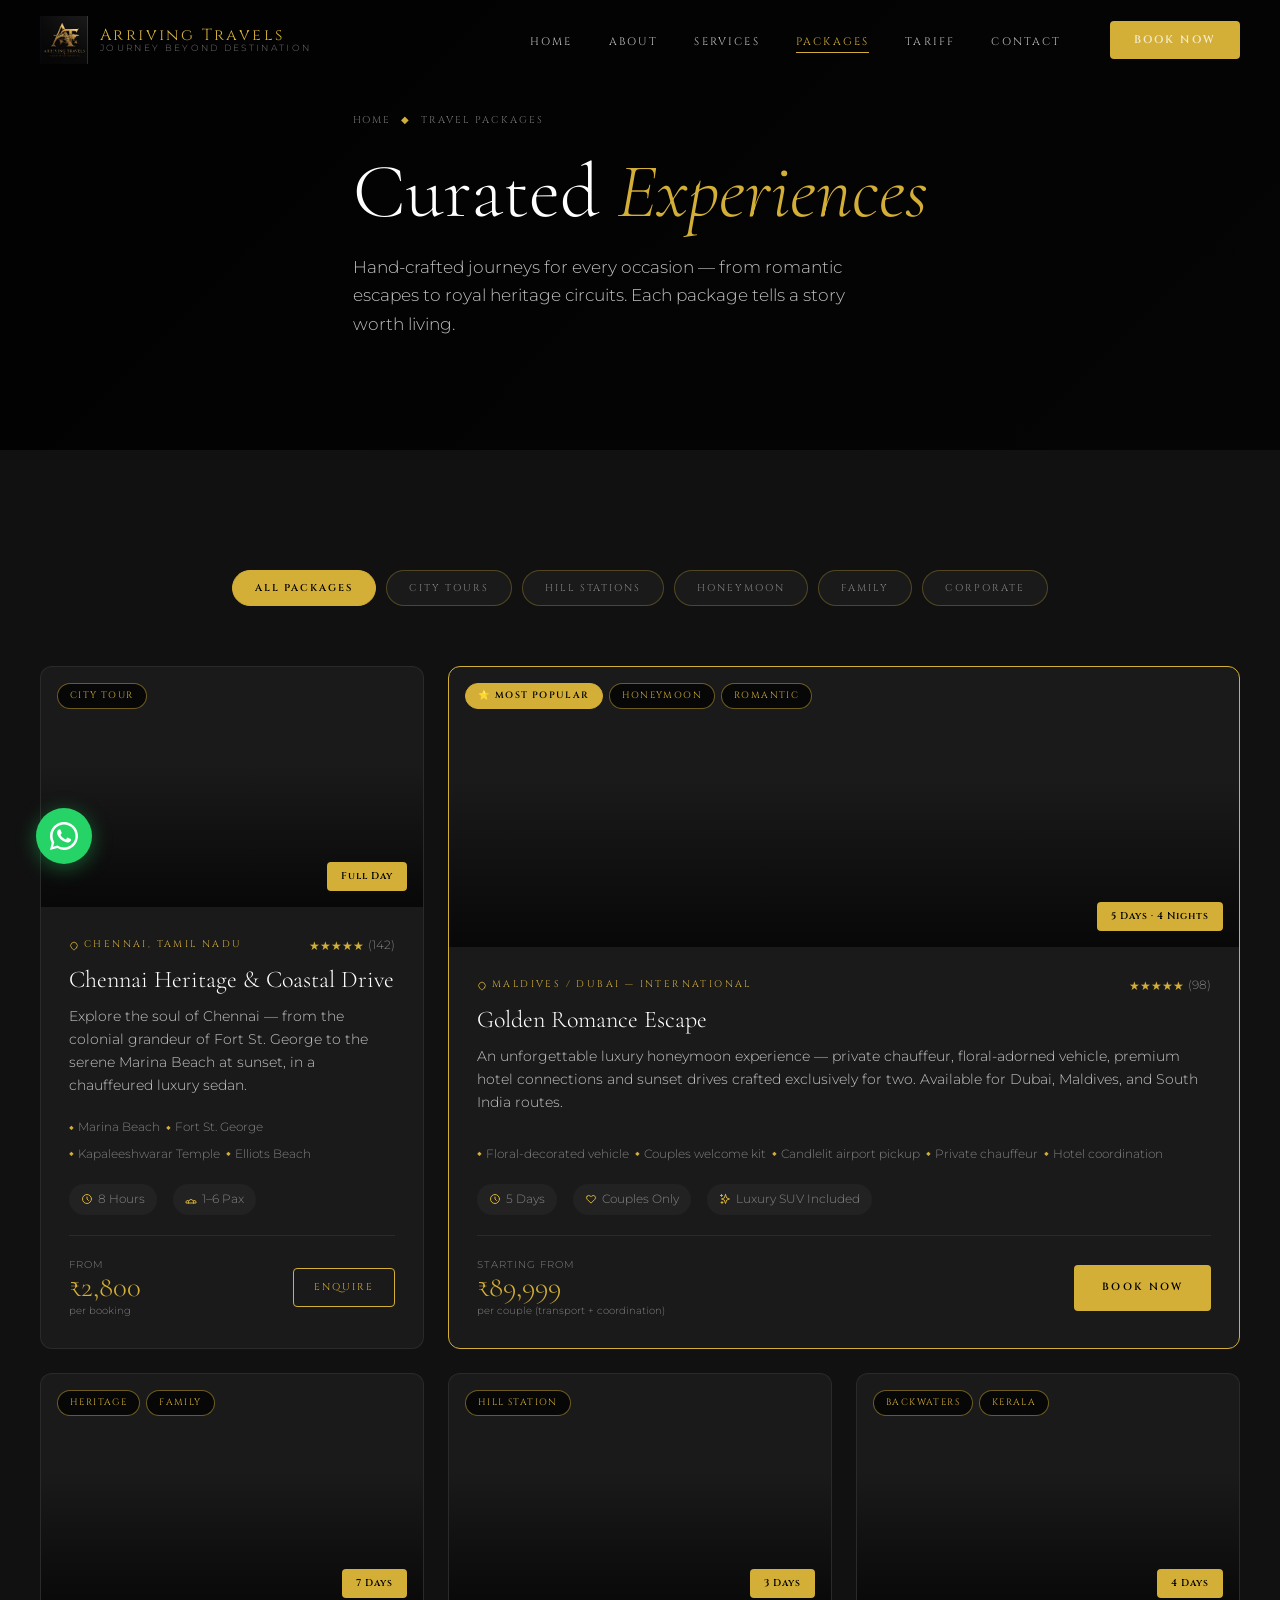
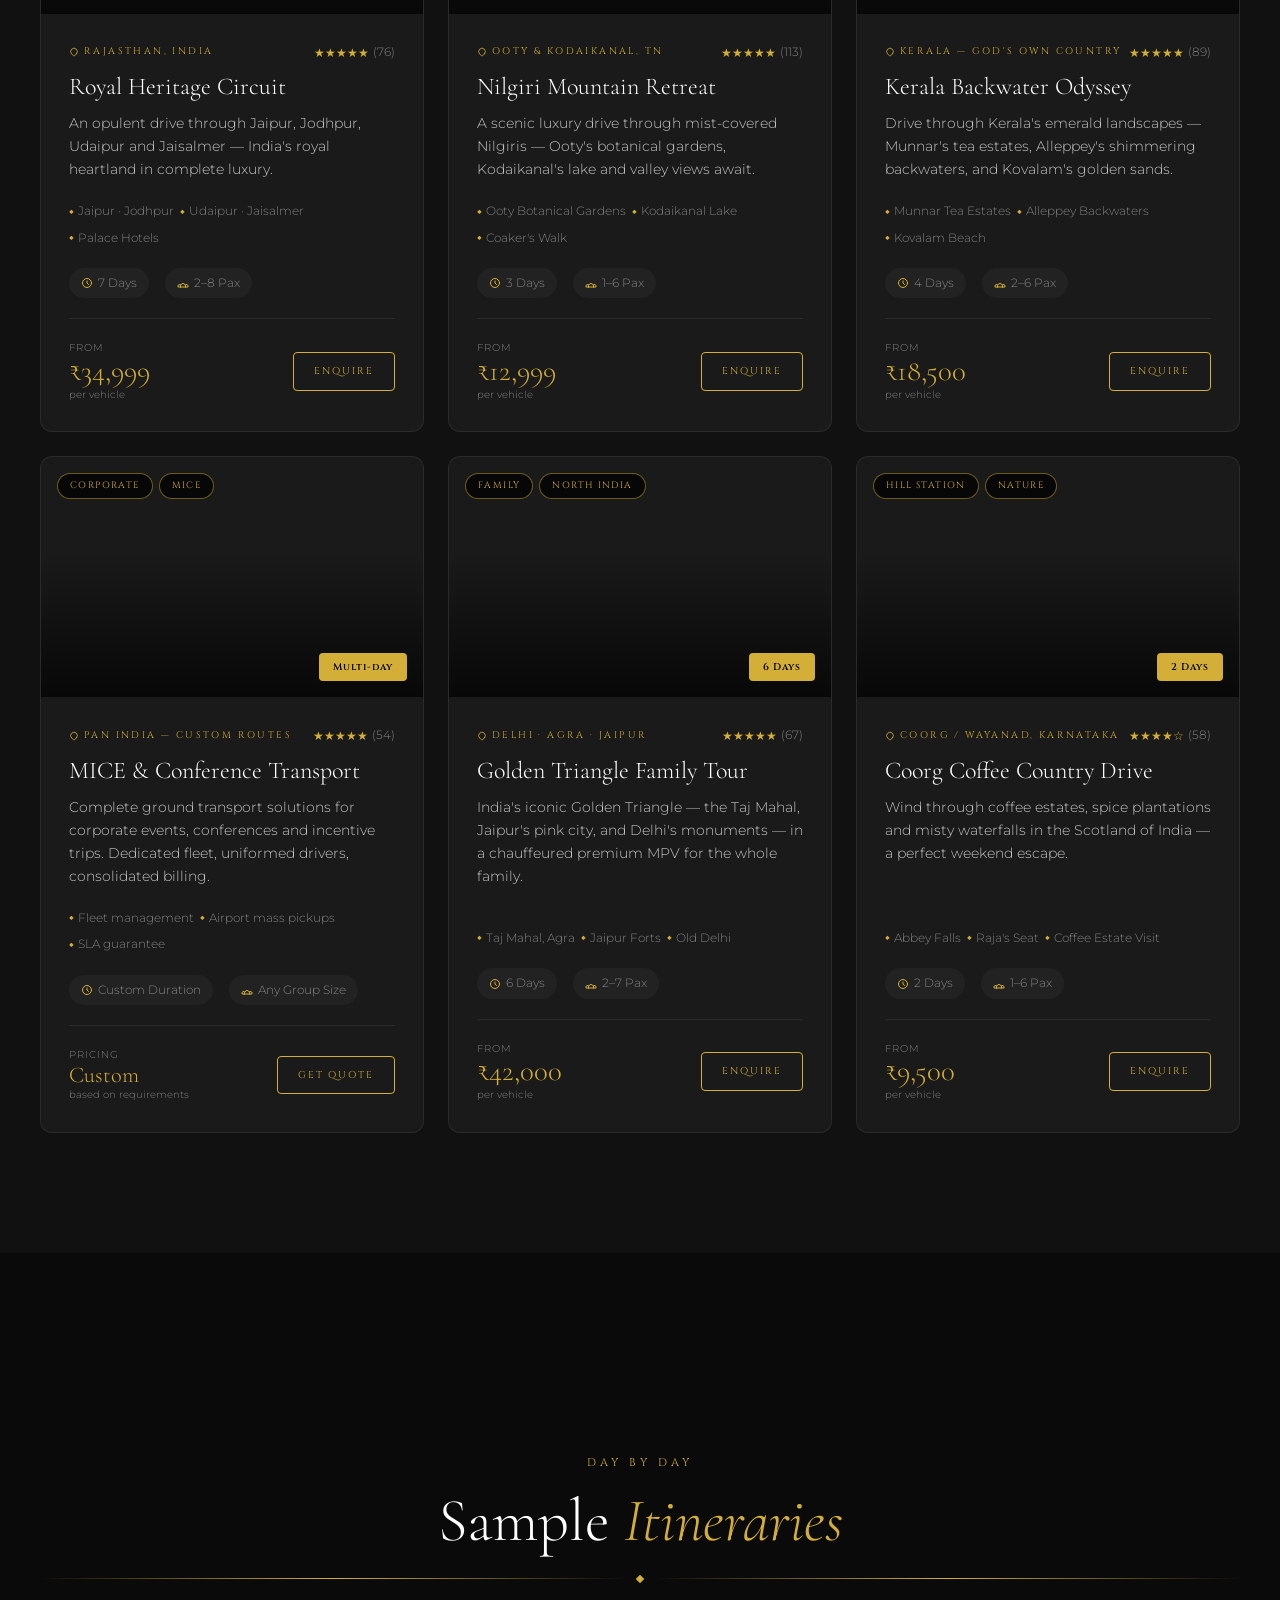
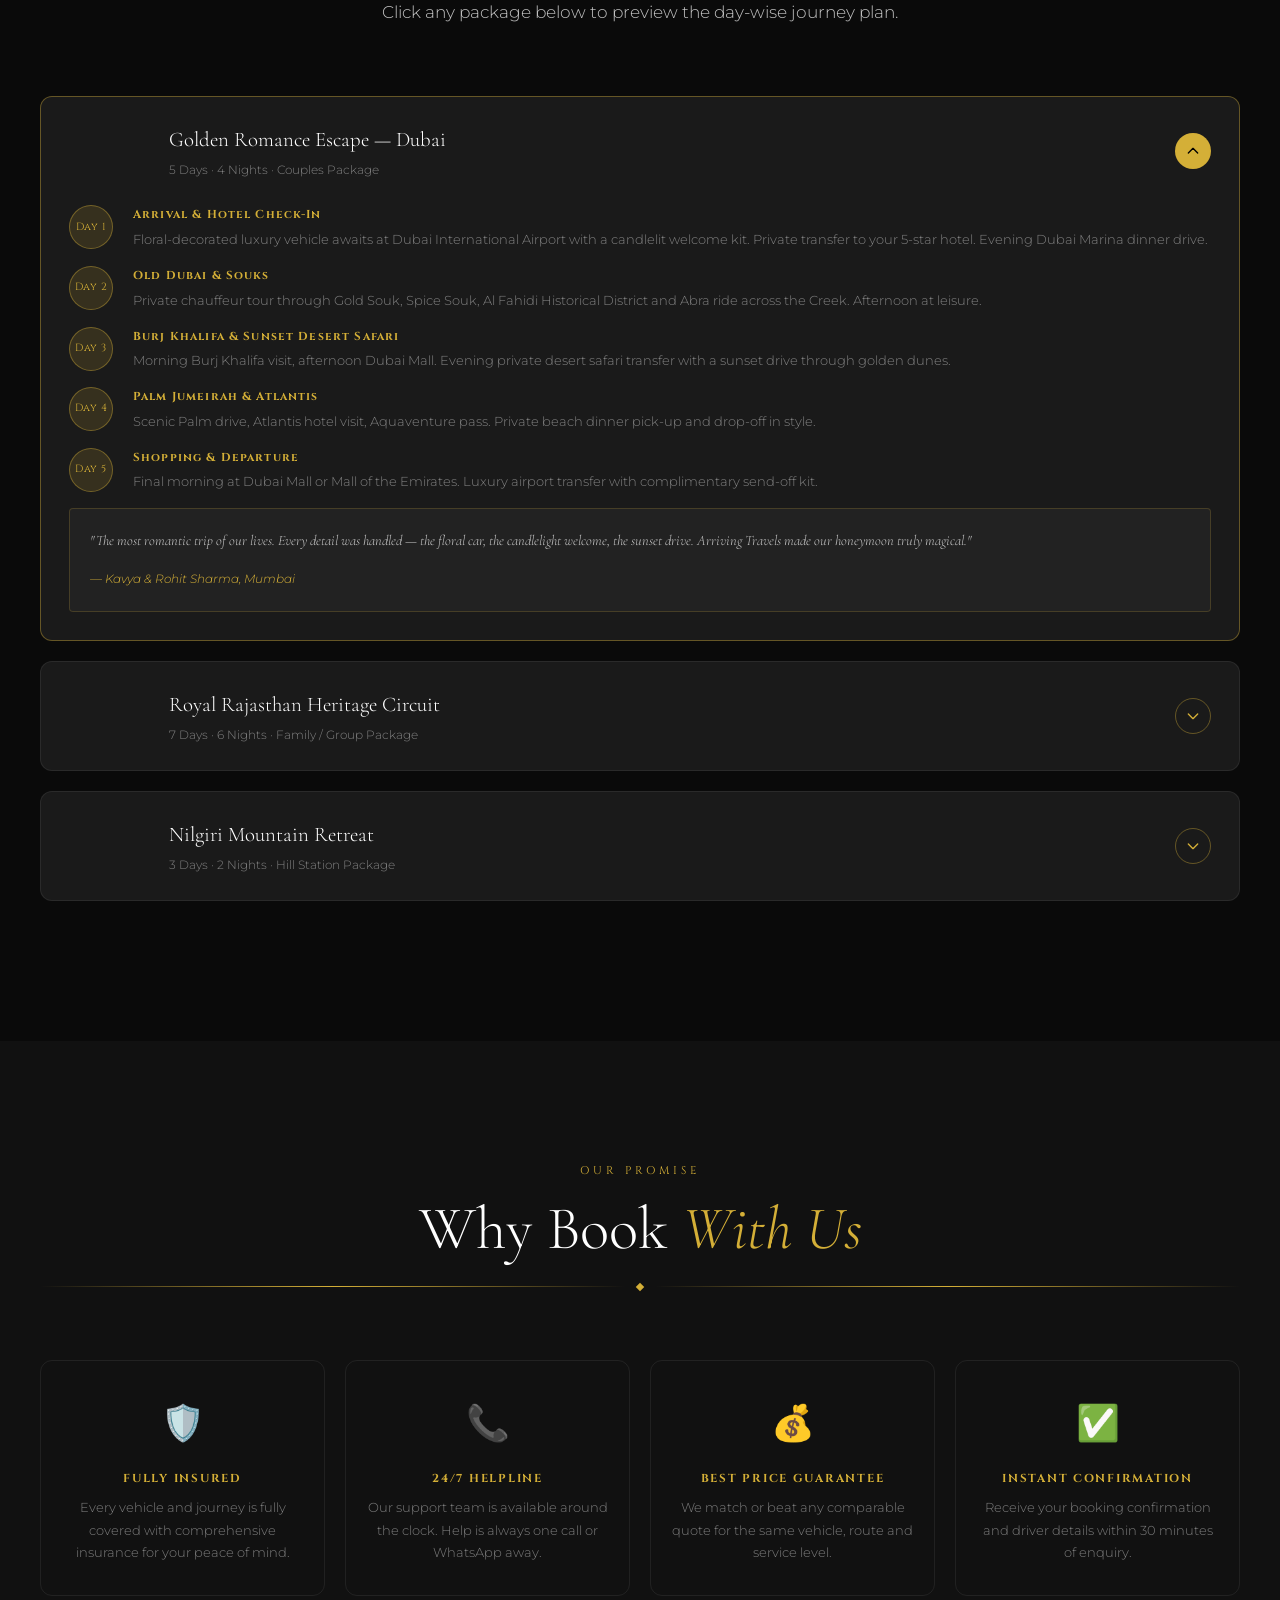
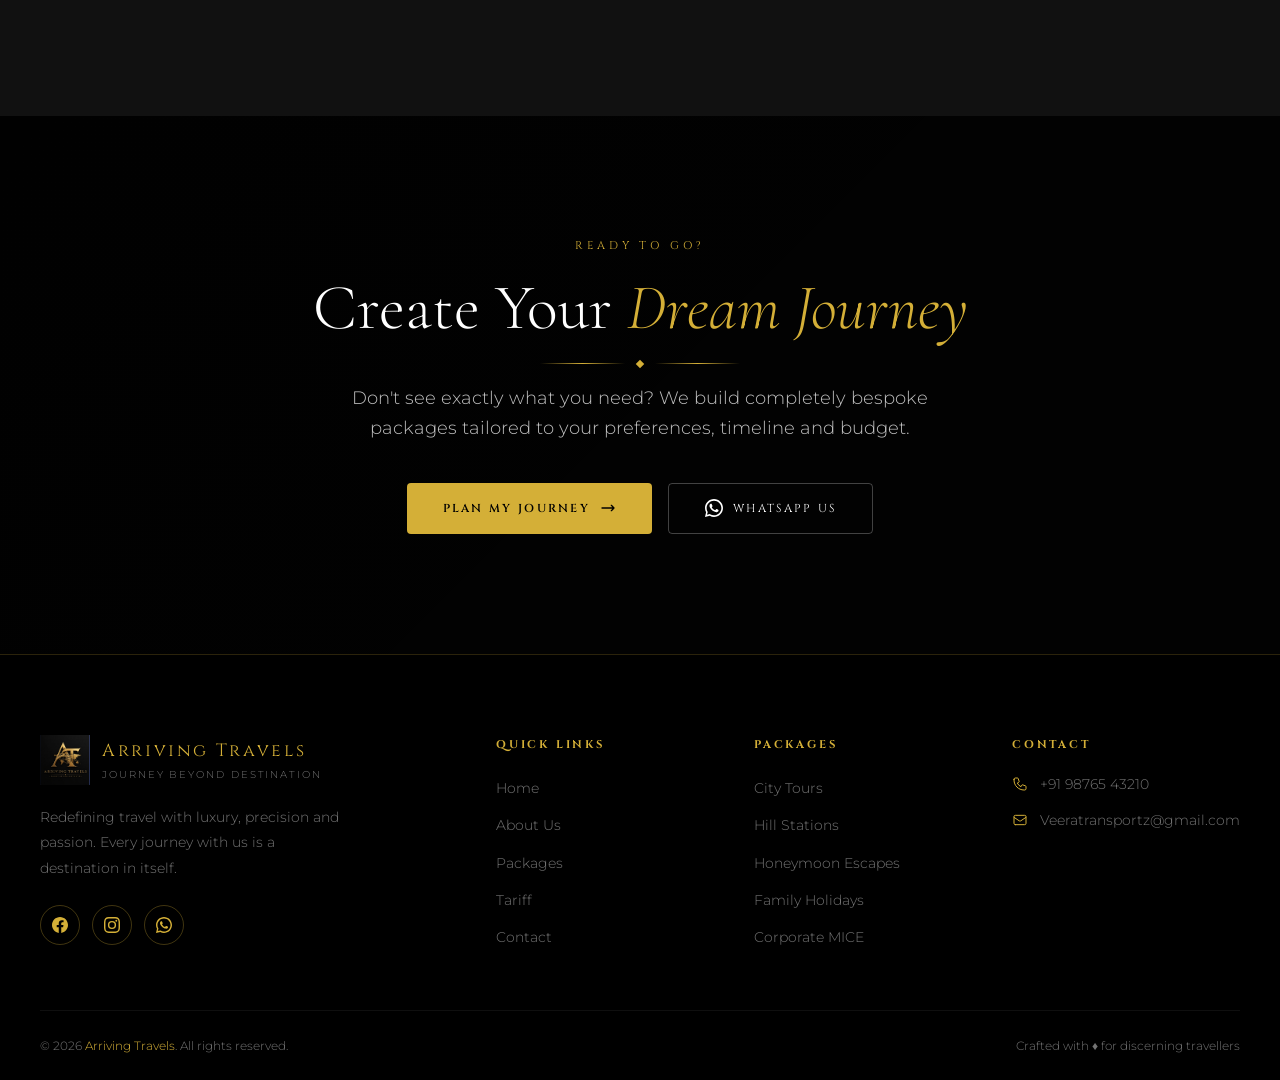
<file: packages.html>
<!DOCTYPE html>
<html lang="en">
<head>
  <meta charset="UTF-8" />
  <meta name="viewport" content="width=device-width, initial-scale=1.0" />
  <meta name="description" content="Arriving Travels Packages — Curated tour packages including city tours, hill stations, honeymoon, family & corporate travel." />
  <title>Travel Packages — Arriving Travels</title>
  <link rel="preconnect" href="https://fonts.googleapis.com" />
  <link rel="preconnect" href="https://fonts.gstatic.com" crossorigin />
  <link href="https://fonts.googleapis.com/css2?family=Cormorant+Garamond:ital,wght@0,300;0,400;1,300;1,400&family=Cinzel:wght@400;500;600&family=Montserrat:wght@300;400;500;600&display=swap" rel="stylesheet" />
  <link rel="stylesheet" href="Style.css" />
  <style>
    /* ── Packages Page Specific Styles ── */

    /* Filter bar */
    .filter-bar {
      display: flex;
      gap: 10px;
      flex-wrap: wrap;
      margin-bottom: 60px;
      justify-content: center;
    }
    .filter-btn {
      padding: 10px 22px;
      border: 1px solid rgba(212,175,55,0.3);
      border-radius: 30px;
      font-family: var(--font-accent);
      font-size: 0.62rem;
      letter-spacing: 0.2em;
      text-transform: uppercase;
      color: var(--text-dim);
      background: var(--dark-3);
      cursor: pointer;
      transition: all 0.3s;
    }
    .filter-btn.active,
    .filter-btn:hover {
      background: var(--gold);
      color: var(--black);
      border-color: var(--gold);
      font-weight: 600;
    }

    /* Enhanced package card */
    .pkg-card-enhanced {
      background: var(--dark-3);
      border: 1px solid var(--white-muted);
      border-radius: var(--radius-lg);
      overflow: hidden;
      transition: border-color 0.4s, transform 0.4s, box-shadow 0.4s;
      display: flex;
      flex-direction: column;
    }
    .pkg-card-enhanced:hover {
      border-color: rgba(212,175,55,0.5);
      transform: translateY(-8px);
      box-shadow: 0 24px 60px rgba(0,0,0,0.5), 0 0 30px rgba(212,175,55,0.1);
    }
    .pkg-card-enhanced.featured {
      border-color: var(--gold);
    }
    .pkg-image-wrap {
      position: relative;
      height: 240px;
      overflow: hidden;
    }
    .pkg-image-wrap img,
    .pkg-image-wrap .pkg-bg {
      width: 100%;
      height: 100%;
      object-fit: cover;
      background-size: cover;
      background-position: center;
      transition: transform 0.6s ease;
    }
    .pkg-card-enhanced:hover .pkg-image-wrap img,
    .pkg-card-enhanced:hover .pkg-bg { transform: scale(1.06); }
    .pkg-image-overlay {
      position: absolute;
      inset: 0;
      background: linear-gradient(0deg, rgba(0,0,0,0.7) 0%, transparent 60%);
    }
    .pkg-image-tags {
      position: absolute;
      top: 16px; left: 16px;
      display: flex;
      gap: 6px;
      flex-wrap: wrap;
    }
    .pkg-tag {
      background: rgba(0,0,0,0.7);
      border: 1px solid rgba(212,175,55,0.5);
      border-radius: 20px;
      padding: 4px 12px;
      font-family: var(--font-accent);
      font-size: 0.58rem;
      letter-spacing: 0.15em;
      color: var(--gold);
      text-transform: uppercase;
      backdrop-filter: blur(4px);
    }
    .pkg-tag.featured-tag {
      background: var(--gold);
      color: var(--black);
      border-color: var(--gold);
      font-weight: 600;
    }
    .pkg-duration-badge {
      position: absolute;
      bottom: 16px; right: 16px;
      background: var(--gold);
      color: var(--black);
      font-family: var(--font-accent);
      font-size: 0.62rem;
      letter-spacing: 0.1em;
      padding: 6px 14px;
      border-radius: 4px;
      font-weight: 600;
    }
    .pkg-card-body {
      padding: 28px;
      display: flex;
      flex-direction: column;
      flex: 1;
    }
    .pkg-location-row {
      display: flex;
      align-items: center;
      justify-content: space-between;
      margin-bottom: 10px;
    }
    .pkg-location-text {
      font-family: var(--font-accent);
      font-size: 0.6rem;
      letter-spacing: 0.25em;
      color: var(--gold);
      text-transform: uppercase;
      display: flex;
      align-items: center;
      gap: 5px;
    }
    .pkg-rating {
      display: flex;
      align-items: center;
      gap: 4px;
      font-size: 0.78rem;
    }
    .pkg-rating .star { color: var(--gold); }
    .pkg-rating .count { color: var(--text-dim); font-size: 0.72rem; }
    .pkg-card-title {
      font-family: var(--font-display);
      font-size: 1.5rem;
      font-weight: 300;
      margin-bottom: 10px;
      line-height: 1.2;
    }
    .pkg-card-desc {
      font-size: 0.85rem;
      color: var(--text-light);
      line-height: 1.7;
      margin-bottom: 20px;
      flex: 1;
    }
    .pkg-highlights {
      display: flex;
      flex-wrap: wrap;
      gap: 6px;
      margin-bottom: 20px;
    }
    .pkg-highlight {
      font-size: 0.75rem;
      color: var(--text-dim);
      display: flex;
      align-items: center;
      gap: 4px;
    }
    .pkg-highlight::before {
      content: '◆';
      color: var(--gold);
      font-size: 0.5rem;
    }
    .pkg-meta-row {
      display: flex;
      gap: 16px;
      margin-bottom: 20px;
      flex-wrap: wrap;
    }
    .pkg-meta-pill {
      display: flex;
      align-items: center;
      gap: 5px;
      font-size: 0.75rem;
      color: var(--text-dim);
      background: var(--dark-4);
      border-radius: 20px;
      padding: 5px 12px;
    }
    .pkg-meta-pill svg { color: var(--gold); }
    .pkg-footer {
      display: flex;
      align-items: center;
      justify-content: space-between;
      border-top: 1px solid var(--white-muted);
      padding-top: 20px;
      margin-top: auto;
    }
    .pkg-price-block { display: flex; flex-direction: column; }
    .pkg-price-label { font-size: 0.65rem; color: var(--text-dim); text-transform: uppercase; letter-spacing: 0.1em; }
    .pkg-price-amount { font-family: var(--font-display); font-size: 1.8rem; color: var(--gold); line-height: 1; }
    .pkg-price-pp { font-size: 0.65rem; color: var(--text-dim); }

    /* Packages grid */
    .pkg-grid-main {
      display: grid;
      grid-template-columns: repeat(3, 1fr);
      gap: 24px;
    }
    .pkg-grid-main .span-2 {
      grid-column: span 2;
    }

    /* Itinerary accordion */
    .itinerary-section {
      margin-top: 80px;
    }
    .itinerary-package {
      background: var(--dark-3);
      border: 1px solid var(--white-muted);
      border-radius: var(--radius-lg);
      overflow: hidden;
      margin-bottom: 20px;
      transition: border-color 0.3s;
    }
    .itinerary-package.open { border-color: rgba(212,175,55,0.4); }
    .itinerary-header {
      display: flex;
      align-items: center;
      justify-content: space-between;
      padding: 24px 28px;
      cursor: pointer;
      gap: 20px;
    }
    .itinerary-header-left { display: flex; align-items: center; gap: 20px; }
    .itinerary-thumb {
      width: 80px;
      height: 60px;
      border-radius: var(--radius);
      background-size: cover;
      background-position: center;
      flex-shrink: 0;
    }
    .itinerary-title { font-family: var(--font-display); font-size: 1.3rem; font-weight: 300; }
    .itinerary-subtitle { font-size: 0.78rem; color: var(--text-dim); margin-top: 2px; }
    .itinerary-toggle {
      width: 36px; height: 36px;
      border: 1px solid rgba(212,175,55,0.4);
      border-radius: 50%;
      display: flex;
      align-items: center;
      justify-content: center;
      color: var(--gold);
      flex-shrink: 0;
      transition: transform 0.3s, background 0.3s;
    }
    .itinerary-package.open .itinerary-toggle { transform: rotate(180deg); background: var(--gold); color: var(--black); }
    .itinerary-body {
      max-height: 0;
      overflow: hidden;
      transition: max-height 0.5s ease;
    }
    .itinerary-package.open .itinerary-body { max-height: 1000px; }
    .itinerary-content { padding: 0 28px 28px; }
    .day-timeline { display: flex; flex-direction: column; gap: 16px; }
    .day-item {
      display: flex;
      gap: 20px;
      align-items: flex-start;
    }
    .day-num {
      width: 44px;
      height: 44px;
      background: var(--gold-muted);
      border: 1px solid rgba(212,175,55,0.4);
      border-radius: 50%;
      display: flex;
      align-items: center;
      justify-content: center;
      font-family: var(--font-accent);
      font-size: 0.65rem;
      color: var(--gold);
      flex-shrink: 0;
      letter-spacing: 0.05em;
    }
    .day-details h5 {
      font-family: var(--font-accent);
      font-size: 0.72rem;
      letter-spacing: 0.1em;
      color: var(--gold);
      margin-bottom: 4px;
    }
    .day-details p { font-size: 0.82rem; color: var(--text-dim); line-height: 1.6; }

    /* Testimonials mini for packages */
    .pkg-testimonial {
      background: var(--dark-4);
      border: 1px solid rgba(212,175,55,0.2);
      border-radius: var(--radius);
      padding: 20px;
      margin-top: 16px;
    }
    .pkg-testimonial p { font-family: var(--font-display); font-style: italic; font-size: 0.9rem; color: var(--text-light); margin-bottom: 10px; }
    .pkg-testimonial cite { font-size: 0.75rem; color: var(--gold); }

    /* Why book section */
    .why-book-grid {
      display: grid;
      grid-template-columns: repeat(4, 1fr);
      gap: 20px;
    }
    .why-book-card {
      text-align: center;
      padding: 32px 20px;
      border: 1px solid var(--white-muted);
      border-radius: var(--radius-lg);
      transition: border-color 0.3s, background 0.3s;
    }
    .why-book-card:hover { border-color: rgba(212,175,55,0.4); background: var(--gold-muted); }
    .why-book-icon { font-size: 2.2rem; margin-bottom: 16px; }
    .why-book-card h4 { font-family: var(--font-accent); font-size: 0.72rem; letter-spacing: 0.15em; color: var(--gold); margin-bottom: 8px; text-transform: uppercase; }
    .why-book-card p { font-size: 0.82rem; color: var(--text-dim); line-height: 1.7; }

    @media (max-width: 1024px) {
      .pkg-grid-main { grid-template-columns: repeat(2, 1fr); }
      .pkg-grid-main .span-2 { grid-column: span 1; }
      .why-book-grid { grid-template-columns: repeat(2, 1fr); }
    }
    @media (max-width: 600px) {
      .pkg-grid-main { grid-template-columns: 1fr; }
      .why-book-grid { grid-template-columns: 1fr 1fr; }
    }
  </style>
</head>
<body>

<!-- ░░ PAGE LOADER ░░ -->
<div id="page-loader">
  <div class="loader-logo">ARRIVING TRAVELS</div>
  <div class="loader-bar"></div>
</div>

<!-- ░░ NAVBAR ░░ -->
<nav id="navbar">
  <div class="container nav-inner">
    <a href="index.html" class="nav-logo">
      <img src="images/logo.jpeg" alt="Arriving Travels Logo" onerror="this.style.display='none'" />
      <div class="nav-logo-text">
        <span class="name">Arriving Travels</span>
        <span class="tagline">Journey Beyond Destination</span>
      </div>
    </a>
    <ul class="nav-links">
      <li><a href="index.html">Home</a></li>
      <li><a href="about.html">About</a></li>
      <li><a href="index.html#services">Services</a></li>
      <li><a href="packages.html" class="active">Packages</a></li>
      <li><a href="tariff.html">Tariff</a></li>
      <li><a href="contact.html">Contact</a></li>
      <li><a href="contact.html" class="btn btn-gold btn-sm nav-cta"><span>Book Now</span></a></li>
    </ul>
    <button class="hamburger" aria-label="Menu">
      <span></span><span></span><span></span>
    </button>
  </div>
</nav>

<div class="mobile-menu">
  <a href="index.html">Home</a>
  <a href="about.html">About</a>
  <a href="index.html#services">Services</a>
  <a href="packages.html">Packages</a>
  <a href="tariff.html">Tariff</a>
  <a href="contact.html">Contact</a>
  <a href="contact.html" class="btn btn-gold" style="margin-top:10px;"><span>Book Now</span></a>
</div>

<!-- ░░ PAGE HERO ░░ -->
<section class="page-hero">
  <div class="page-hero-bg" style="background-image:url('https://images.unsplash.com/photo-1506905925346-21bda4d32df4?w=1920&q=80');"></div>
  <div class="container">
    <div class="page-hero-content">
      <div class="breadcrumb">
        <a href="index.html">Home</a>
        <span class="sep">◆</span>
        <span>Travel Packages</span>
      </div>
      <h1 class="section-title" style="font-size:clamp(2.5rem,6vw,5rem);">Curated <em>Experiences</em></h1>
      <p style="color:var(--text-light);font-size:1.05rem;margin-top:16px;max-width:540px;">Hand-crafted journeys for every occasion — from romantic escapes to royal heritage circuits. Each package tells a story worth living.</p>
    </div>
  </div>
</section>

<!-- ░░ PACKAGES SECTION ░░ -->
<section class="section" style="background:var(--dark-2);">
  <div class="container">

    <!-- Filter Bar -->
    <div class="filter-bar" data-aos="fade-up">
      <button class="filter-btn active" data-filter="all">All Packages</button>
      <button class="filter-btn" data-filter="city">City Tours</button>
      <button class="filter-btn" data-filter="hillstation">Hill Stations</button>
      <button class="filter-btn" data-filter="honeymoon">Honeymoon</button>
      <button class="filter-btn" data-filter="family">Family</button>
      <button class="filter-btn" data-filter="corporate">Corporate</button>
    </div>

    <!-- Packages Grid -->
    <div class="pkg-grid-main" id="packages-grid">

      <!-- 1: City Sightseeing -->
      <div class="pkg-card-enhanced" data-category="city" data-aos="fade-up" data-aos-delay="0">
        <div class="pkg-image-wrap">
          <div class="pkg-bg" style="background-image:url('https://images.unsplash.com/photo-1524492412937-b28074a5d7da?w=800&q=80');"></div>
          <div class="pkg-image-overlay"></div>
          <div class="pkg-image-tags">
            <span class="pkg-tag">City Tour</span>
          </div>
          <span class="pkg-duration-badge">Full Day</span>
        </div>
        <div class="pkg-card-body">
          <div class="pkg-location-row">
            <div class="pkg-location-text">
              <svg xmlns="http://www.w3.org/2000/svg" width="10" height="10" fill="none" viewBox="0 0 24 24" stroke="currentColor" stroke-width="2"><path stroke-linecap="round" stroke-linejoin="round" d="M17.657 16.657L13.414 20.9a1.998 1.998 0 01-2.827 0l-4.244-4.243a8 8 0 1111.314 0z"/></svg>
              Chennai, Tamil Nadu
            </div>
            <div class="pkg-rating">
              <span class="star">★★★★★</span>
              <span class="count">(142)</span>
            </div>
          </div>
          <h3 class="pkg-card-title">Chennai Heritage & Coastal Drive</h3>
          <p class="pkg-card-desc">Explore the soul of Chennai — from the colonial grandeur of Fort St. George to the serene Marina Beach at sunset, in a chauffeured luxury sedan.</p>
          <div class="pkg-highlights">
            <span class="pkg-highlight">Marina Beach</span>
            <span class="pkg-highlight">Fort St. George</span>
            <span class="pkg-highlight">Kapaleeshwarar Temple</span>
            <span class="pkg-highlight">Elliots Beach</span>
          </div>
          <div class="pkg-meta-row">
            <div class="pkg-meta-pill">
              <svg xmlns="http://www.w3.org/2000/svg" width="12" height="12" fill="none" viewBox="0 0 24 24" stroke="currentColor" stroke-width="2"><path stroke-linecap="round" stroke-linejoin="round" d="M12 8v4l3 3m6-3a9 9 0 11-18 0 9 9 0 0118 0z"/></svg>
              8 Hours
            </div>
            <div class="pkg-meta-pill">
              <svg xmlns="http://www.w3.org/2000/svg" width="12" height="12" fill="none" viewBox="0 0 24 24" stroke="currentColor" stroke-width="2"><path stroke-linecap="round" stroke-linejoin="round" d="M17 20h5v-2a3 3 0 00-5.356-1.857M17 20H7m10 0v-2c0-.656-.126-1.283-.356-1.857M7 20H2v-2a3 3 0 015.356-1.857M7 20v-2c0-.656.126-1.283.356-1.857m0 0a5.002 5.002 0 019.288 0"/></svg>
              1–6 Pax
            </div>
          </div>
          <div class="pkg-footer">
            <div class="pkg-price-block">
              <span class="pkg-price-label">From</span>
              <span class="pkg-price-amount">₹2,800</span>
              <span class="pkg-price-pp">per booking</span>
            </div>
            <a href="contact.html" class="btn btn-outline" style="padding:10px 20px;font-size:0.62rem;"><span>Enquire</span></a>
          </div>
        </div>
      </div>

      <!-- 2: Honeymoon — FEATURED, spans 2 -->
      <div class="pkg-card-enhanced featured span-2" data-category="honeymoon" data-aos="fade-up" data-aos-delay="80">
        <div class="pkg-image-wrap" style="height:280px;">
          <div class="pkg-bg" style="background-image:url('https://images.unsplash.com/photo-1512453979798-5ea266f8880c?w=1200&q=80');"></div>
          <div class="pkg-image-overlay"></div>
          <div class="pkg-image-tags">
            <span class="pkg-tag featured-tag">⭐ Most Popular</span>
            <span class="pkg-tag">Honeymoon</span>
            <span class="pkg-tag">Romantic</span>
          </div>
          <span class="pkg-duration-badge">5 Days · 4 Nights</span>
        </div>
        <div class="pkg-card-body">
          <div class="pkg-location-row">
            <div class="pkg-location-text">
              <svg xmlns="http://www.w3.org/2000/svg" width="10" height="10" fill="none" viewBox="0 0 24 24" stroke="currentColor" stroke-width="2"><path stroke-linecap="round" stroke-linejoin="round" d="M17.657 16.657L13.414 20.9a1.998 1.998 0 01-2.827 0l-4.244-4.243a8 8 0 1111.314 0z"/></svg>
              Maldives / Dubai — International
            </div>
            <div class="pkg-rating">
              <span class="star">★★★★★</span>
              <span class="count">(98)</span>
            </div>
          </div>
          <h3 class="pkg-card-title">Golden Romance Escape</h3>
          <p class="pkg-card-desc">An unforgettable luxury honeymoon experience — private chauffeur, floral-adorned vehicle, premium hotel connections and sunset drives crafted exclusively for two. Available for Dubai, Maldives, and South India routes.</p>
          <div class="pkg-highlights">
            <span class="pkg-highlight">Floral-decorated vehicle</span>
            <span class="pkg-highlight">Couples welcome kit</span>
            <span class="pkg-highlight">Candlelit airport pickup</span>
            <span class="pkg-highlight">Private chauffeur</span>
            <span class="pkg-highlight">Hotel coordination</span>
          </div>
          <div class="pkg-meta-row">
            <div class="pkg-meta-pill">
              <svg xmlns="http://www.w3.org/2000/svg" width="12" height="12" fill="none" viewBox="0 0 24 24" stroke="currentColor" stroke-width="2"><path stroke-linecap="round" stroke-linejoin="round" d="M12 8v4l3 3m6-3a9 9 0 11-18 0 9 9 0 0118 0z"/></svg>
              5 Days
            </div>
            <div class="pkg-meta-pill">
              <svg xmlns="http://www.w3.org/2000/svg" width="12" height="12" fill="none" viewBox="0 0 24 24" stroke="currentColor" stroke-width="2"><path stroke-linecap="round" stroke-linejoin="round" d="M4.318 6.318a4.5 4.5 0 000 6.364L12 20.364l7.682-7.682a4.5 4.5 0 00-6.364-6.364L12 7.636l-1.318-1.318a4.5 4.5 0 00-6.364 0z"/></svg>
              Couples Only
            </div>
            <div class="pkg-meta-pill">
              <svg xmlns="http://www.w3.org/2000/svg" width="12" height="12" fill="none" viewBox="0 0 24 24" stroke="currentColor" stroke-width="2"><path stroke-linecap="round" stroke-linejoin="round" d="M5 3v4M3 5h4M6 17v4m-2-2h4m5-16l2.286 6.857L21 12l-5.714 2.143L13 21l-2.286-6.857L5 12l5.714-2.143L13 3z"/></svg>
              Luxury SUV Included
            </div>
          </div>
          <div class="pkg-footer">
            <div class="pkg-price-block">
              <span class="pkg-price-label">Starting from</span>
              <span class="pkg-price-amount">₹89,999</span>
              <span class="pkg-price-pp">per couple (transport + coordination)</span>
            </div>
            <a href="contact.html" class="btn btn-gold" style="padding:14px 28px;font-size:0.65rem;"><span>Book Now</span></a>
          </div>
        </div>
      </div>

      <!-- 3: Rajasthan Heritage -->
      <div class="pkg-card-enhanced" data-category="family" data-aos="fade-up" data-aos-delay="0">
        <div class="pkg-image-wrap">
          <div class="pkg-bg" style="background-image:url('https://images.unsplash.com/photo-1524492412937-b28074a5d7da?w=800&q=80');"></div>
          <div class="pkg-image-overlay"></div>
          <div class="pkg-image-tags">
            <span class="pkg-tag">Heritage</span>
            <span class="pkg-tag">Family</span>
          </div>
          <span class="pkg-duration-badge">7 Days</span>
        </div>
        <div class="pkg-card-body">
          <div class="pkg-location-row">
            <div class="pkg-location-text">
              <svg xmlns="http://www.w3.org/2000/svg" width="10" height="10" fill="none" viewBox="0 0 24 24" stroke="currentColor" stroke-width="2"><path stroke-linecap="round" stroke-linejoin="round" d="M17.657 16.657L13.414 20.9a1.998 1.998 0 01-2.827 0l-4.244-4.243a8 8 0 1111.314 0z"/></svg>
              Rajasthan, India
            </div>
            <div class="pkg-rating">
              <span class="star">★★★★★</span>
              <span class="count">(76)</span>
            </div>
          </div>
          <h3 class="pkg-card-title">Royal Heritage Circuit</h3>
          <p class="pkg-card-desc">An opulent drive through Jaipur, Jodhpur, Udaipur and Jaisalmer — India's royal heartland in complete luxury.</p>
          <div class="pkg-highlights">
            <span class="pkg-highlight">Jaipur · Jodhpur</span>
            <span class="pkg-highlight">Udaipur · Jaisalmer</span>
            <span class="pkg-highlight">Palace Hotels</span>
          </div>
          <div class="pkg-meta-row">
            <div class="pkg-meta-pill">
              <svg xmlns="http://www.w3.org/2000/svg" width="12" height="12" fill="none" viewBox="0 0 24 24" stroke="currentColor" stroke-width="2"><path stroke-linecap="round" stroke-linejoin="round" d="M12 8v4l3 3m6-3a9 9 0 11-18 0 9 9 0 0118 0z"/></svg>
              7 Days
            </div>
            <div class="pkg-meta-pill">
              <svg xmlns="http://www.w3.org/2000/svg" width="12" height="12" fill="none" viewBox="0 0 24 24" stroke="currentColor" stroke-width="2"><path stroke-linecap="round" stroke-linejoin="round" d="M17 20h5v-2a3 3 0 00-5.356-1.857M17 20H7m10 0v-2c0-.656-.126-1.283-.356-1.857M7 20H2v-2a3 3 0 015.356-1.857M7 20v-2c0-.656.126-1.283.356-1.857m0 0a5.002 5.002 0 019.288 0"/></svg>
              2–8 Pax
            </div>
          </div>
          <div class="pkg-footer">
            <div class="pkg-price-block">
              <span class="pkg-price-label">From</span>
              <span class="pkg-price-amount">₹34,999</span>
              <span class="pkg-price-pp">per vehicle</span>
            </div>
            <a href="contact.html" class="btn btn-outline" style="padding:10px 20px;font-size:0.62rem;"><span>Enquire</span></a>
          </div>
        </div>
      </div>

      <!-- 4: Hill Station -->
      <div class="pkg-card-enhanced" data-category="hillstation" data-aos="fade-up" data-aos-delay="60">
        <div class="pkg-image-wrap">
          <div class="pkg-bg" style="background-image:url('https://images.unsplash.com/photo-1506905925346-21bda4d32df4?w=800&q=80');"></div>
          <div class="pkg-image-overlay"></div>
          <div class="pkg-image-tags">
            <span class="pkg-tag">Hill Station</span>
          </div>
          <span class="pkg-duration-badge">3 Days</span>
        </div>
        <div class="pkg-card-body">
          <div class="pkg-location-row">
            <div class="pkg-location-text">
              <svg xmlns="http://www.w3.org/2000/svg" width="10" height="10" fill="none" viewBox="0 0 24 24" stroke="currentColor" stroke-width="2"><path stroke-linecap="round" stroke-linejoin="round" d="M17.657 16.657L13.414 20.9a1.998 1.998 0 01-2.827 0l-4.244-4.243a8 8 0 1111.314 0z"/></svg>
              Ooty & Kodaikanal, TN
            </div>
            <div class="pkg-rating">
              <span class="star">★★★★★</span>
              <span class="count">(113)</span>
            </div>
          </div>
          <h3 class="pkg-card-title">Nilgiri Mountain Retreat</h3>
          <p class="pkg-card-desc">A scenic luxury drive through mist-covered Nilgiris — Ooty's botanical gardens, Kodaikanal's lake and valley views await.</p>
          <div class="pkg-highlights">
            <span class="pkg-highlight">Ooty Botanical Gardens</span>
            <span class="pkg-highlight">Kodaikanal Lake</span>
            <span class="pkg-highlight">Coaker's Walk</span>
          </div>
          <div class="pkg-meta-row">
            <div class="pkg-meta-pill">
              <svg xmlns="http://www.w3.org/2000/svg" width="12" height="12" fill="none" viewBox="0 0 24 24" stroke="currentColor" stroke-width="2"><path stroke-linecap="round" stroke-linejoin="round" d="M12 8v4l3 3m6-3a9 9 0 11-18 0 9 9 0 0118 0z"/></svg>
              3 Days
            </div>
            <div class="pkg-meta-pill">
              <svg xmlns="http://www.w3.org/2000/svg" width="12" height="12" fill="none" viewBox="0 0 24 24" stroke="currentColor" stroke-width="2"><path stroke-linecap="round" stroke-linejoin="round" d="M17 20h5v-2a3 3 0 00-5.356-1.857M17 20H7m10 0v-2c0-.656-.126-1.283-.356-1.857M7 20H2v-2a3 3 0 015.356-1.857M7 20v-2c0-.656.126-1.283.356-1.857m0 0a5.002 5.002 0 019.288 0"/></svg>
              1–6 Pax
            </div>
          </div>
          <div class="pkg-footer">
            <div class="pkg-price-block">
              <span class="pkg-price-label">From</span>
              <span class="pkg-price-amount">₹12,999</span>
              <span class="pkg-price-pp">per vehicle</span>
            </div>
            <a href="contact.html" class="btn btn-outline" style="padding:10px 20px;font-size:0.62rem;"><span>Enquire</span></a>
          </div>
        </div>
      </div>

      <!-- 5: Kerala Backwaters -->
      <div class="pkg-card-enhanced" data-category="family honeymoon" data-aos="fade-up" data-aos-delay="120">
        <div class="pkg-image-wrap">
          <div class="pkg-bg" style="background-image:url('https://images.unsplash.com/photo-1593693397690-362cb9666fc2?w=800&q=80');"></div>
          <div class="pkg-image-overlay"></div>
          <div class="pkg-image-tags">
            <span class="pkg-tag">Backwaters</span>
            <span class="pkg-tag">Kerala</span>
          </div>
          <span class="pkg-duration-badge">4 Days</span>
        </div>
        <div class="pkg-card-body">
          <div class="pkg-location-row">
            <div class="pkg-location-text">
              <svg xmlns="http://www.w3.org/2000/svg" width="10" height="10" fill="none" viewBox="0 0 24 24" stroke="currentColor" stroke-width="2"><path stroke-linecap="round" stroke-linejoin="round" d="M17.657 16.657L13.414 20.9a1.998 1.998 0 01-2.827 0l-4.244-4.243a8 8 0 1111.314 0z"/></svg>
              Kerala — God's Own Country
            </div>
            <div class="pkg-rating">
              <span class="star">★★★★★</span>
              <span class="count">(89)</span>
            </div>
          </div>
          <h3 class="pkg-card-title">Kerala Backwater Odyssey</h3>
          <p class="pkg-card-desc">Drive through Kerala's emerald landscapes — Munnar's tea estates, Alleppey's shimmering backwaters, and Kovalam's golden sands.</p>
          <div class="pkg-highlights">
            <span class="pkg-highlight">Munnar Tea Estates</span>
            <span class="pkg-highlight">Alleppey Backwaters</span>
            <span class="pkg-highlight">Kovalam Beach</span>
          </div>
          <div class="pkg-meta-row">
            <div class="pkg-meta-pill">
              <svg xmlns="http://www.w3.org/2000/svg" width="12" height="12" fill="none" viewBox="0 0 24 24" stroke="currentColor" stroke-width="2"><path stroke-linecap="round" stroke-linejoin="round" d="M12 8v4l3 3m6-3a9 9 0 11-18 0 9 9 0 0118 0z"/></svg>
              4 Days
            </div>
            <div class="pkg-meta-pill">
              <svg xmlns="http://www.w3.org/2000/svg" width="12" height="12" fill="none" viewBox="0 0 24 24" stroke="currentColor" stroke-width="2"><path stroke-linecap="round" stroke-linejoin="round" d="M17 20h5v-2a3 3 0 00-5.356-1.857M17 20H7m10 0v-2c0-.656-.126-1.283-.356-1.857M7 20H2v-2a3 3 0 015.356-1.857M7 20v-2c0-.656.126-1.283.356-1.857m0 0a5.002 5.002 0 019.288 0"/></svg>
              2–6 Pax
            </div>
          </div>
          <div class="pkg-footer">
            <div class="pkg-price-block">
              <span class="pkg-price-label">From</span>
              <span class="pkg-price-amount">₹18,500</span>
              <span class="pkg-price-pp">per vehicle</span>
            </div>
            <a href="contact.html" class="btn btn-outline" style="padding:10px 20px;font-size:0.62rem;"><span>Enquire</span></a>
          </div>
        </div>
      </div>

      <!-- 6: Corporate Conference -->
      <div class="pkg-card-enhanced" data-category="corporate" data-aos="fade-up" data-aos-delay="0">
        <div class="pkg-image-wrap">
          <div class="pkg-bg" style="background-image:url('https://images.unsplash.com/photo-1507003211169-0a1dd7228f2d?w=800&q=80');"></div>
          <div class="pkg-image-overlay"></div>
          <div class="pkg-image-tags">
            <span class="pkg-tag">Corporate</span>
            <span class="pkg-tag">MICE</span>
          </div>
          <span class="pkg-duration-badge">Multi-day</span>
        </div>
        <div class="pkg-card-body">
          <div class="pkg-location-row">
            <div class="pkg-location-text">
              <svg xmlns="http://www.w3.org/2000/svg" width="10" height="10" fill="none" viewBox="0 0 24 24" stroke="currentColor" stroke-width="2"><path stroke-linecap="round" stroke-linejoin="round" d="M17.657 16.657L13.414 20.9a1.998 1.998 0 01-2.827 0l-4.244-4.243a8 8 0 1111.314 0z"/></svg>
              Pan India — Custom Routes
            </div>
            <div class="pkg-rating">
              <span class="star">★★★★★</span>
              <span class="count">(54)</span>
            </div>
          </div>
          <h3 class="pkg-card-title">MICE & Conference Transport</h3>
          <p class="pkg-card-desc">Complete ground transport solutions for corporate events, conferences and incentive trips. Dedicated fleet, uniformed drivers, consolidated billing.</p>
          <div class="pkg-highlights">
            <span class="pkg-highlight">Fleet management</span>
            <span class="pkg-highlight">Airport mass pickups</span>
            <span class="pkg-highlight">SLA guarantee</span>
          </div>
          <div class="pkg-meta-row">
            <div class="pkg-meta-pill">
              <svg xmlns="http://www.w3.org/2000/svg" width="12" height="12" fill="none" viewBox="0 0 24 24" stroke="currentColor" stroke-width="2"><path stroke-linecap="round" stroke-linejoin="round" d="M12 8v4l3 3m6-3a9 9 0 11-18 0 9 9 0 0118 0z"/></svg>
              Custom Duration
            </div>
            <div class="pkg-meta-pill">
              <svg xmlns="http://www.w3.org/2000/svg" width="12" height="12" fill="none" viewBox="0 0 24 24" stroke="currentColor" stroke-width="2"><path stroke-linecap="round" stroke-linejoin="round" d="M17 20h5v-2a3 3 0 00-5.356-1.857M17 20H7m10 0v-2c0-.656-.126-1.283-.356-1.857M7 20H2v-2a3 3 0 015.356-1.857M7 20v-2c0-.656.126-1.283.356-1.857m0 0a5.002 5.002 0 019.288 0"/></svg>
              Any Group Size
            </div>
          </div>
          <div class="pkg-footer">
            <div class="pkg-price-block">
              <span class="pkg-price-label">Pricing</span>
              <span class="pkg-price-amount" style="font-size:1.4rem;">Custom</span>
              <span class="pkg-price-pp">based on requirements</span>
            </div>
            <a href="contact.html" class="btn btn-outline" style="padding:10px 20px;font-size:0.62rem;"><span>Get Quote</span></a>
          </div>
        </div>
      </div>

      <!-- 7: Family North India -->
      <div class="pkg-card-enhanced" data-category="family" data-aos="fade-up" data-aos-delay="60">
        <div class="pkg-image-wrap">
          <div class="pkg-bg" style="background-image:url('https://images.unsplash.com/photo-1564507592333-c60657eea523?w=800&q=80');"></div>
          <div class="pkg-image-overlay"></div>
          <div class="pkg-image-tags">
            <span class="pkg-tag">Family</span>
            <span class="pkg-tag">North India</span>
          </div>
          <span class="pkg-duration-badge">6 Days</span>
        </div>
        <div class="pkg-card-body">
          <div class="pkg-location-row">
            <div class="pkg-location-text">
              <svg xmlns="http://www.w3.org/2000/svg" width="10" height="10" fill="none" viewBox="0 0 24 24" stroke="currentColor" stroke-width="2"><path stroke-linecap="round" stroke-linejoin="round" d="M17.657 16.657L13.414 20.9a1.998 1.998 0 01-2.827 0l-4.244-4.243a8 8 0 1111.314 0z"/></svg>
              Delhi · Agra · Jaipur
            </div>
            <div class="pkg-rating">
              <span class="star">★★★★★</span>
              <span class="count">(67)</span>
            </div>
          </div>
          <h3 class="pkg-card-title">Golden Triangle Family Tour</h3>
          <p class="pkg-card-desc">India's iconic Golden Triangle — the Taj Mahal, Jaipur's pink city, and Delhi's monuments — in a chauffeured premium MPV for the whole family.</p>
          <div class="pkg-highlights">
            <span class="pkg-highlight">Taj Mahal, Agra</span>
            <span class="pkg-highlight">Jaipur Forts</span>
            <span class="pkg-highlight">Old Delhi</span>
          </div>
          <div class="pkg-meta-row">
            <div class="pkg-meta-pill">
              <svg xmlns="http://www.w3.org/2000/svg" width="12" height="12" fill="none" viewBox="0 0 24 24" stroke="currentColor" stroke-width="2"><path stroke-linecap="round" stroke-linejoin="round" d="M12 8v4l3 3m6-3a9 9 0 11-18 0 9 9 0 0118 0z"/></svg>
              6 Days
            </div>
            <div class="pkg-meta-pill">
              <svg xmlns="http://www.w3.org/2000/svg" width="12" height="12" fill="none" viewBox="0 0 24 24" stroke="currentColor" stroke-width="2"><path stroke-linecap="round" stroke-linejoin="round" d="M17 20h5v-2a3 3 0 00-5.356-1.857M17 20H7m10 0v-2c0-.656-.126-1.283-.356-1.857M7 20H2v-2a3 3 0 015.356-1.857M7 20v-2c0-.656.126-1.283.356-1.857m0 0a5.002 5.002 0 019.288 0"/></svg>
              2–7 Pax
            </div>
          </div>
          <div class="pkg-footer">
            <div class="pkg-price-block">
              <span class="pkg-price-label">From</span>
              <span class="pkg-price-amount">₹42,000</span>
              <span class="pkg-price-pp">per vehicle</span>
            </div>
            <a href="contact.html" class="btn btn-outline" style="padding:10px 20px;font-size:0.62rem;"><span>Enquire</span></a>
          </div>
        </div>
      </div>

      <!-- 8: Coorg / Wayanad Hill -->
      <div class="pkg-card-enhanced" data-category="hillstation family" data-aos="fade-up" data-aos-delay="120">
        <div class="pkg-image-wrap">
          <div class="pkg-bg" style="background-image:url('https://images.unsplash.com/photo-1528360983277-13d401cdc186?w=800&q=80');"></div>
          <div class="pkg-image-overlay"></div>
          <div class="pkg-image-tags">
            <span class="pkg-tag">Hill Station</span>
            <span class="pkg-tag">Nature</span>
          </div>
          <span class="pkg-duration-badge">2 Days</span>
        </div>
        <div class="pkg-card-body">
          <div class="pkg-location-row">
            <div class="pkg-location-text">
              <svg xmlns="http://www.w3.org/2000/svg" width="10" height="10" fill="none" viewBox="0 0 24 24" stroke="currentColor" stroke-width="2"><path stroke-linecap="round" stroke-linejoin="round" d="M17.657 16.657L13.414 20.9a1.998 1.998 0 01-2.827 0l-4.244-4.243a8 8 0 1111.314 0z"/></svg>
              Coorg / Wayanad, Karnataka
            </div>
            <div class="pkg-rating">
              <span class="star">★★★★☆</span>
              <span class="count">(58)</span>
            </div>
          </div>
          <h3 class="pkg-card-title">Coorg Coffee Country Drive</h3>
          <p class="pkg-card-desc">Wind through coffee estates, spice plantations and misty waterfalls in the Scotland of India — a perfect weekend escape.</p>
          <div class="pkg-highlights">
            <span class="pkg-highlight">Abbey Falls</span>
            <span class="pkg-highlight">Raja's Seat</span>
            <span class="pkg-highlight">Coffee Estate Visit</span>
          </div>
          <div class="pkg-meta-row">
            <div class="pkg-meta-pill">
              <svg xmlns="http://www.w3.org/2000/svg" width="12" height="12" fill="none" viewBox="0 0 24 24" stroke="currentColor" stroke-width="2"><path stroke-linecap="round" stroke-linejoin="round" d="M12 8v4l3 3m6-3a9 9 0 11-18 0 9 9 0 0118 0z"/></svg>
              2 Days
            </div>
            <div class="pkg-meta-pill">
              <svg xmlns="http://www.w3.org/2000/svg" width="12" height="12" fill="none" viewBox="0 0 24 24" stroke="currentColor" stroke-width="2"><path stroke-linecap="round" stroke-linejoin="round" d="M17 20h5v-2a3 3 0 00-5.356-1.857M17 20H7m10 0v-2c0-.656-.126-1.283-.356-1.857M7 20H2v-2a3 3 0 015.356-1.857M7 20v-2c0-.656.126-1.283.356-1.857m0 0a5.002 5.002 0 019.288 0"/></svg>
              1–6 Pax
            </div>
          </div>
          <div class="pkg-footer">
            <div class="pkg-price-block">
              <span class="pkg-price-label">From</span>
              <span class="pkg-price-amount">₹9,500</span>
              <span class="pkg-price-pp">per vehicle</span>
            </div>
            <a href="contact.html" class="btn btn-outline" style="padding:10px 20px;font-size:0.62rem;"><span>Enquire</span></a>
          </div>
        </div>
      </div>

    </div><!-- /pkg-grid-main -->

    <!-- No results message -->
    <div id="no-results" style="display:none;text-align:center;padding:60px 0;">
      <p style="font-family:var(--font-display);font-size:1.8rem;color:var(--text-dim);font-style:italic;">No packages match this category.</p>
      <a href="#" class="btn btn-outline" style="margin-top:20px;" onclick="document.querySelector('[data-filter=all]').click();return false;"><span>View All</span></a>
    </div>

  </div>
</section>

<!-- ░░ ITINERARY SECTION ░░ -->
<section class="section itinerary-section" style="background:var(--dark);">
  <div class="container">
    <div class="section-header center" data-aos="fade-up">
      <span class="section-label">Day by Day</span>
      <h2 class="section-title">Sample <em>Itineraries</em></h2>
      <div class="gold-divider" style="justify-content:center;"><div class="diamond"></div></div>
      <p style="color:var(--text-light);">Click any package below to preview the day-wise journey plan.</p>
    </div>

    <!-- Itinerary 1 -->
    <div class="itinerary-package open" data-aos="fade-up">
      <div class="itinerary-header" onclick="this.parentElement.classList.toggle('open')">
        <div class="itinerary-header-left">
          <div class="itinerary-thumb" style="background-image:url('https://images.unsplash.com/photo-1512453979798-5ea266f8880c?w=200&q=80');"></div>
          <div>
            <div class="itinerary-title">Golden Romance Escape — Dubai</div>
            <div class="itinerary-subtitle">5 Days · 4 Nights · Couples Package</div>
          </div>
        </div>
        <div class="itinerary-toggle">
          <svg xmlns="http://www.w3.org/2000/svg" width="16" height="16" fill="none" viewBox="0 0 24 24" stroke="currentColor" stroke-width="2"><path stroke-linecap="round" stroke-linejoin="round" d="M19 9l-7 7-7-7"/></svg>
        </div>
      </div>
      <div class="itinerary-body">
        <div class="itinerary-content">
          <div class="day-timeline">
            <div class="day-item">
              <div class="day-num">Day 1</div>
              <div class="day-details">
                <h5>Arrival & Hotel Check-In</h5>
                <p>Floral-decorated luxury vehicle awaits at Dubai International Airport with a candlelit welcome kit. Private transfer to your 5-star hotel. Evening Dubai Marina dinner drive.</p>
              </div>
            </div>
            <div class="day-item">
              <div class="day-num">Day 2</div>
              <div class="day-details">
                <h5>Old Dubai & Souks</h5>
                <p>Private chauffeur tour through Gold Souk, Spice Souk, Al Fahidi Historical District and Abra ride across the Creek. Afternoon at leisure.</p>
              </div>
            </div>
            <div class="day-item">
              <div class="day-num">Day 3</div>
              <div class="day-details">
                <h5>Burj Khalifa & Sunset Desert Safari</h5>
                <p>Morning Burj Khalifa visit, afternoon Dubai Mall. Evening private desert safari transfer with a sunset drive through golden dunes.</p>
              </div>
            </div>
            <div class="day-item">
              <div class="day-num">Day 4</div>
              <div class="day-details">
                <h5>Palm Jumeirah & Atlantis</h5>
                <p>Scenic Palm drive, Atlantis hotel visit, Aquaventure pass. Private beach dinner pick-up and drop-off in style.</p>
              </div>
            </div>
            <div class="day-item">
              <div class="day-num">Day 5</div>
              <div class="day-details">
                <h5>Shopping & Departure</h5>
                <p>Final morning at Dubai Mall or Mall of the Emirates. Luxury airport transfer with complimentary send-off kit.</p>
              </div>
            </div>
          </div>
          <div class="pkg-testimonial">
            <p>"The most romantic trip of our lives. Every detail was handled — the floral car, the candlelight welcome, the sunset drive. Arriving Travels made our honeymoon truly magical."</p>
            <cite>— Kavya & Rohit Sharma, Mumbai</cite>
          </div>
        </div>
      </div>
    </div>

    <!-- Itinerary 2 -->
    <div class="itinerary-package" data-aos="fade-up">
      <div class="itinerary-header" onclick="this.parentElement.classList.toggle('open')">
        <div class="itinerary-header-left">
          <div class="itinerary-thumb" style="background-image:url('https://images.unsplash.com/photo-1524492412937-b28074a5d7da?w=200&q=80');"></div>
          <div>
            <div class="itinerary-title">Royal Rajasthan Heritage Circuit</div>
            <div class="itinerary-subtitle">7 Days · 6 Nights · Family / Group Package</div>
          </div>
        </div>
        <div class="itinerary-toggle">
          <svg xmlns="http://www.w3.org/2000/svg" width="16" height="16" fill="none" viewBox="0 0 24 24" stroke="currentColor" stroke-width="2"><path stroke-linecap="round" stroke-linejoin="round" d="M19 9l-7 7-7-7"/></svg>
        </div>
      </div>
      <div class="itinerary-body">
        <div class="itinerary-content">
          <div class="day-timeline">
            <div class="day-item">
              <div class="day-num">Day 1</div>
              <div class="day-details">
                <h5>Arrival in Jaipur</h5>
                <p>Pickup from Jaipur airport / station. Check-in at heritage property. Evening at Chokhi Dhani for cultural immersion.</p>
              </div>
            </div>
            <div class="day-item">
              <div class="day-num">Day 2</div>
              <div class="day-details">
                <h5>Jaipur Sightseeing</h5>
                <p>Amber Fort elephant ride (optional), City Palace, Jantar Mantar, Hawa Mahal. Evening at Nahargarh Fort for panoramic sunset views.</p>
              </div>
            </div>
            <div class="day-item">
              <div class="day-num">Day 3</div>
              <div class="day-details">
                <h5>Jaipur → Jodhpur Drive (335 km)</h5>
                <p>Scenic drive to the Blue City. Visit Mehrangarh Fort, Jaswant Thada cenotaph. Explore the blue lanes at dusk.</p>
              </div>
            </div>
            <div class="day-item">
              <div class="day-num">Day 4</div>
              <div class="day-details">
                <h5>Jodhpur → Udaipur Drive (270 km)</h5>
                <p>En-route Ranakpur Jain Temples. Arrive Udaipur — the City of Lakes. Evening boat ride on Lake Pichola.</p>
              </div>
            </div>
            <div class="day-item">
              <div class="day-num">Day 5–7</div>
              <div class="day-details">
                <h5>Udaipur & Jaisalmer (Optional Extension)</h5>
                <p>City Palace, Saheliyon Ki Bari. Optional: extend to Jaisalmer for golden desert dunes, Sam Sand Dunes camel ride.</p>
              </div>
            </div>
          </div>
        </div>
      </div>
    </div>

    <!-- Itinerary 3 -->
    <div class="itinerary-package" data-aos="fade-up">
      <div class="itinerary-header" onclick="this.parentElement.classList.toggle('open')">
        <div class="itinerary-header-left">
          <div class="itinerary-thumb" style="background-image:url('https://images.unsplash.com/photo-1506905925346-21bda4d32df4?w=200&q=80');"></div>
          <div>
            <div class="itinerary-title">Nilgiri Mountain Retreat</div>
            <div class="itinerary-subtitle">3 Days · 2 Nights · Hill Station Package</div>
          </div>
        </div>
        <div class="itinerary-toggle">
          <svg xmlns="http://www.w3.org/2000/svg" width="16" height="16" fill="none" viewBox="0 0 24 24" stroke="currentColor" stroke-width="2"><path stroke-linecap="round" stroke-linejoin="round" d="M19 9l-7 7-7-7"/></svg>
        </div>
      </div>
      <div class="itinerary-body">
        <div class="itinerary-content">
          <div class="day-timeline">
            <div class="day-item">
              <div class="day-num">Day 1</div>
              <div class="day-details">
                <h5>Chennai → Ooty (530 km, ~9 hrs)</h5>
                <p>Early morning departure in AC luxury vehicle. Hairpin bend drive through Nilgiris. Arrive Ooty by evening. Botanical Garden evening stroll.</p>
              </div>
            </div>
            <div class="day-item">
              <div class="day-num">Day 2</div>
              <div class="day-details">
                <h5>Ooty → Kodaikanal (120 km)</h5>
                <p>Ooty Lake, Rose Garden visit. Drive to Kodaikanal via Palani hills. Coaker's Walk at sunset. Kodaikanal Lake paddle boat.</p>
              </div>
            </div>
            <div class="day-item">
              <div class="day-num">Day 3</div>
              <div class="day-details">
                <h5>Kodaikanal → Chennai Return</h5>
                <p>Morning at Bryant Park. Drive back to Chennai with a scenic stop at Palani Murugan Temple. Arrive home by evening.</p>
              </div>
            </div>
          </div>
        </div>
      </div>
    </div>

  </div>
</section>

<!-- ░░ WHY BOOK WITH US ░░ -->
<section class="section" style="background:var(--dark-2);">
  <div class="container">
    <div class="section-header center" data-aos="fade-up">
      <span class="section-label">Our Promise</span>
      <h2 class="section-title">Why Book <em>With Us</em></h2>
      <div class="gold-divider" style="justify-content:center;"><div class="diamond"></div></div>
    </div>
    <div class="why-book-grid">
      <div class="why-book-card" data-aos="fade-up" data-aos-delay="0">
        <div class="why-book-icon">🛡️</div>
        <h4>Fully Insured</h4>
        <p>Every vehicle and journey is fully covered with comprehensive insurance for your peace of mind.</p>
      </div>
      <div class="why-book-card" data-aos="fade-up" data-aos-delay="80">
        <div class="why-book-icon">📞</div>
        <h4>24/7 Helpline</h4>
        <p>Our support team is available around the clock. Help is always one call or WhatsApp away.</p>
      </div>
      <div class="why-book-card" data-aos="fade-up" data-aos-delay="160">
        <div class="why-book-icon">💰</div>
        <h4>Best Price Guarantee</h4>
        <p>We match or beat any comparable quote for the same vehicle, route and service level.</p>
      </div>
      <div class="why-book-card" data-aos="fade-up" data-aos-delay="240">
        <div class="why-book-icon">✅</div>
        <h4>Instant Confirmation</h4>
        <p>Receive your booking confirmation and driver details within 30 minutes of enquiry.</p>
      </div>
    </div>
  </div>
</section>

<!-- ░░ CTA ░░ -->
<section class="booking-cta">
  <div class="container">
    <div data-aos="fade-up">
      <span class="section-label" style="display:block;margin-bottom:16px;">Ready to Go?</span>
      <h2 class="section-title">Create Your <em>Dream Journey</em></h2>
      <div class="gold-divider" style="justify-content:center;margin:16px auto;max-width:200px;"><div class="diamond"></div></div>
      <p>Don't see exactly what you need? We build completely bespoke packages tailored to your preferences, timeline and budget.</p>
      <div class="booking-actions">
        <a href="contact.html" class="btn btn-gold">
          <span>Plan My Journey</span>
          <svg xmlns="http://www.w3.org/2000/svg" width="16" height="16" fill="none" viewBox="0 0 24 24" stroke="currentColor" stroke-width="2"><path stroke-linecap="round" stroke-linejoin="round" d="M17 8l4 4m0 0l-4 4m4-4H3"/></svg>
        </a>
        <a href="https://wa.me/919876543210?text=Hi%20Arriving%20Travels%2C%20I%27d%20like%20to%20enquire%20about%20your%20packages." class="btn btn-ghost" target="_blank" rel="noopener">
          <svg xmlns="http://www.w3.org/2000/svg" width="18" height="18" viewBox="0 0 24 24" fill="currentColor"><path d="M17.472 14.382c-.297-.149-1.758-.867-2.03-.967-.273-.099-.471-.148-.67.15-.197.297-.767.966-.94 1.164-.173.199-.347.223-.644.075-.297-.15-1.255-.463-2.39-1.475-.883-.788-1.48-1.761-1.653-2.059-.173-.297-.018-.458.13-.606.134-.133.298-.347.446-.52.149-.174.198-.298.298-.497.099-.198.05-.371-.025-.52-.075-.149-.669-1.612-.916-2.207-.242-.579-.487-.5-.669-.51-.173-.008-.371-.01-.57-.01-.198 0-.52.074-.792.372-.272.297-1.04 1.016-1.04 2.479 0 1.462 1.065 2.875 1.213 3.074.149.198 2.096 3.2 5.077 4.487.709.306 1.262.489 1.694.625.712.227 1.36.195 1.871.118.571-.085 1.758-.719 2.006-1.413.248-.694.248-1.289.173-1.413-.074-.124-.272-.198-.57-.347z"/><path d="M12 0C5.373 0 0 5.373 0 12c0 2.083.535 4.044 1.47 5.748L0 24l6.42-1.683A11.944 11.944 0 0012 24c6.627 0 12-5.373 12-12S18.627 0 12 0zm0 21.818c-1.894 0-3.663-.54-5.16-1.476l-.37-.22-3.812.999 1.017-3.706-.24-.38A9.795 9.795 0 012.182 12C2.182 6.57 6.57 2.182 12 2.182S21.818 6.57 21.818 12 17.43 21.818 12 21.818z"/></svg>
          <span>WhatsApp Us</span>
        </a>
      </div>
    </div>
  </div>
</section>

<!-- ░░ FOOTER ░░ -->
<footer>
  <div class="container">
    <div class="footer-grid">
      <div class="footer-brand">
        <div class="footer-logo">
          <img src="images/logo.jpeg" alt="Arriving Travels" onerror="this.style.display='none'" style="width:50px;height:50px;object-fit:contain;" />
          <div class="logo-text">
            <div class="name">Arriving Travels</div>
            <div class="tagline">Journey Beyond Destination</div>
          </div>
        </div>
        <p>Redefining travel with luxury, precision and passion. Every journey with us is a destination in itself.</p>
        <div class="social-links">
          <a href="#" class="social-link" aria-label="Facebook"><svg xmlns="http://www.w3.org/2000/svg" width="16" height="16" viewBox="0 0 24 24" fill="currentColor"><path d="M24 12.073c0-6.627-5.373-12-12-12s-12 5.373-12 12c0 5.99 4.388 10.954 10.125 11.854v-8.385H7.078v-3.47h3.047V9.43c0-3.007 1.792-4.669 4.533-4.669 1.312 0 2.686.235 2.686.235v2.953H15.83c-1.491 0-1.956.925-1.956 1.874v2.25h3.328l-.532 3.47h-2.796v8.385C19.612 23.027 24 18.062 24 12.073z"/></svg></a>
          <a href="#" class="social-link" aria-label="Instagram"><svg xmlns="http://www.w3.org/2000/svg" width="16" height="16" viewBox="0 0 24 24" fill="currentColor"><path d="M12 2.163c3.204 0 3.584.012 4.85.07 3.252.148 4.771 1.691 4.919 4.919.058 1.265.069 1.645.069 4.849 0 3.205-.012 3.584-.069 4.849-.149 3.225-1.664 4.771-4.919 4.919-1.266.058-1.644.07-4.85.07-3.204 0-3.584-.012-4.849-.07-3.26-.149-4.771-1.699-4.919-4.92-.058-1.265-.07-1.644-.07-4.849 0-3.204.013-3.583.07-4.849.149-3.227 1.664-4.771 4.919-4.919 1.266-.057 1.645-.069 4.849-.069zM12 0C8.741 0 8.333.014 7.053.072 2.695.272.273 2.69.073 7.052.014 8.333 0 8.741 0 12c0 3.259.014 3.668.072 4.948.2 4.358 2.618 6.78 6.98 6.98C8.333 23.986 8.741 24 12 24c3.259 0 3.668-.014 4.948-.072 4.354-.2 6.782-2.618 6.979-6.98.059-1.28.073-1.689.073-4.948 0-3.259-.014-3.667-.072-4.947-.196-4.354-2.617-6.78-6.979-6.98C15.668.014 15.259 0 12 0zm0 5.838a6.162 6.162 0 100 12.324 6.162 6.162 0 000-12.324zM12 16a4 4 0 110-8 4 4 0 010 8zm6.406-11.845a1.44 1.44 0 100 2.881 1.44 1.44 0 000-2.881z"/></svg></a>
          <a href="https://wa.me/919876543210" class="social-link" aria-label="WhatsApp" target="_blank" rel="noopener"><svg xmlns="http://www.w3.org/2000/svg" width="16" height="16" viewBox="0 0 24 24" fill="currentColor"><path d="M17.472 14.382c-.297-.149-1.758-.867-2.03-.967-.273-.099-.471-.148-.67.15-.197.297-.767.966-.94 1.164-.173.199-.347.223-.644.075-.297-.15-1.255-.463-2.39-1.475-.883-.788-1.48-1.761-1.653-2.059-.173-.297-.018-.458.13-.606.134-.133.298-.347.446-.52.149-.174.198-.298.298-.497.099-.198.05-.371-.025-.52-.075-.149-.669-1.612-.916-2.207-.242-.579-.487-.5-.669-.51-.173-.008-.371-.01-.57-.01-.198 0-.52.074-.792.372-.272.297-1.04 1.016-1.04 2.479 0 1.462 1.065 2.875 1.213 3.074.149.198 2.096 3.2 5.077 4.487.709.306 1.262.489 1.694.625.712.227 1.36.195 1.871.118.571-.085 1.758-.719 2.006-1.413.248-.694.248-1.289.173-1.413-.074-.124-.272-.198-.57-.347z"/><path d="M12 0C5.373 0 0 5.373 0 12c0 2.083.535 4.044 1.47 5.748L0 24l6.42-1.683A11.944 11.944 0 0012 24c6.627 0 12-5.373 12-12S18.627 0 12 0zm0 21.818c-1.894 0-3.663-.54-5.16-1.476l-.37-.22-3.812.999 1.017-3.706-.24-.38A9.795 9.795 0 012.182 12C2.182 6.57 6.57 2.182 12 2.182S21.818 6.57 21.818 12 17.43 21.818 12 21.818z"/></svg></a>
        </div>
      </div>
      <div class="footer-col">
        <h4>Quick Links</h4>
        <ul>
          <li><a href="index.html">Home</a></li>
          <li><a href="about.html">About Us</a></li>
          <li><a href="packages.html">Packages</a></li>
          <li><a href="tariff.html">Tariff</a></li>
          <li><a href="contact.html">Contact</a></li>
        </ul>
      </div>
      <div class="footer-col">
        <h4>Packages</h4>
        <ul>
          <li><a href="packages.html">City Tours</a></li>
          <li><a href="packages.html">Hill Stations</a></li>
          <li><a href="packages.html">Honeymoon Escapes</a></li>
          <li><a href="packages.html">Family Holidays</a></li>
          <li><a href="packages.html">Corporate MICE</a></li>
        </ul>
      </div>
      <div class="footer-col">
        <h4>Contact</h4>
        <div class="footer-contact-item">
          <svg xmlns="http://www.w3.org/2000/svg" width="16" height="16" fill="none" viewBox="0 0 24 24" stroke="currentColor" stroke-width="1.5"><path stroke-linecap="round" stroke-linejoin="round" d="M3 5a2 2 0 012-2h3.28a1 1 0 01.948.684l1.498 4.493a1 1 0 01-.502 1.21l-2.257 1.13a11.042 11.042 0 005.516 5.516l1.13-2.257a1 1 0 011.21-.502l4.493 1.498a1 1 0 01.684.949V19a2 2 0 01-2 2h-1C9.716 21 3 14.284 3 6V5z"/></svg>
          <span><a href="tel:+919876543210">+91 98765 43210</a></span>
        </div>
        <div class="footer-contact-item">
          <svg xmlns="http://www.w3.org/2000/svg" width="16" height="16" fill="none" viewBox="0 0 24 24" stroke="currentColor" stroke-width="1.5"><path stroke-linecap="round" stroke-linejoin="round" d="M3 8l7.89 5.26a2 2 0 002.22 0L21 8M5 19h14a2 2 0 002-2V7a2 2 0 00-2-2H5a2 2 0 00-2 2v10a2 2 0 002 2z"/></svg>
          <span><a href="mailto:Veeratransportz@gmail.com">Veeratransportz@gmail.com</a></span>
        </div>
      </div>
    </div>
    <div class="footer-bottom">
      <p>© 2026 <span class="gold">Arriving Travels</span>. All rights reserved.</p>
      <p style="font-size:0.75rem;color:var(--text-dim);">Crafted with ♦ for discerning travellers</p>
    </div>
  </div>
</footer>

<a href="https://wa.me/919876543210?text=Hi%20Arriving%20Travels%2C%20I%27d%20like%20to%20enquire%20about%20your%20packages." class="wa-float" target="_blank" rel="noopener" aria-label="WhatsApp">
  <svg xmlns="http://www.w3.org/2000/svg" width="28" height="28" viewBox="0 0 24 24" fill="white"><path d="M17.472 14.382c-.297-.149-1.758-.867-2.03-.967-.273-.099-.471-.148-.67.15-.197.297-.767.966-.94 1.164-.173.199-.347.223-.644.075-.297-.15-1.255-.463-2.39-1.475-.883-.788-1.48-1.761-1.653-2.059-.173-.297-.018-.458.13-.606.134-.133.298-.347.446-.52.149-.174.198-.298.298-.497.099-.198.05-.371-.025-.52-.075-.149-.669-1.612-.916-2.207-.242-.579-.487-.5-.669-.51-.173-.008-.371-.01-.57-.01-.198 0-.52.074-.792.372-.272.297-1.04 1.016-1.04 2.479 0 1.462 1.065 2.875 1.213 3.074.149.198 2.096 3.2 5.077 4.487.709.306 1.262.489 1.694.625.712.227 1.36.195 1.871.118.571-.085 1.758-.719 2.006-1.413.248-.694.248-1.289.173-1.413-.074-.124-.272-.198-.57-.347z"/><path d="M12 0C5.373 0 0 5.373 0 12c0 2.083.535 4.044 1.47 5.748L0 24l6.42-1.683A11.944 11.944 0 0012 24c6.627 0 12-5.373 12-12S18.627 0 12 0zm0 21.818c-1.894 0-3.663-.54-5.16-1.476l-.37-.22-3.812.999 1.017-3.706-.24-.38A9.795 9.795 0 012.182 12C2.182 6.57 6.57 2.182 12 2.182S21.818 6.57 21.818 12 17.43 21.818 12 21.818z"/></svg>
</a>
<button id="scroll-top" aria-label="Scroll to top">
  <svg xmlns="http://www.w3.org/2000/svg" width="20" height="20" fill="none" viewBox="0 0 24 24" stroke="currentColor" stroke-width="2"><path stroke-linecap="round" stroke-linejoin="round" d="M5 15l7-7 7 7"/></svg>
</button>

<script src="Main.js"></script>
<script>
  // Package filter
  const filterBtns = document.querySelectorAll('.filter-btn');
  const pkgCards = document.querySelectorAll('.pkg-card-enhanced');
  const noResults = document.getElementById('no-results');

  filterBtns.forEach(btn => {
    btn.addEventListener('click', () => {
      filterBtns.forEach(b => b.classList.remove('active'));
      btn.classList.add('active');
      const filter = btn.dataset.filter;
      let visible = 0;
      pkgCards.forEach(card => {
        const cat = card.dataset.category || '';
        if (filter === 'all' || cat.includes(filter)) {
          card.style.display = '';
          visible++;
        } else {
          card.style.display = 'none';
        }
      });
      noResults.style.display = visible === 0 ? 'block' : 'none';
    });
  });
</script>
</body>
</html>
</file>
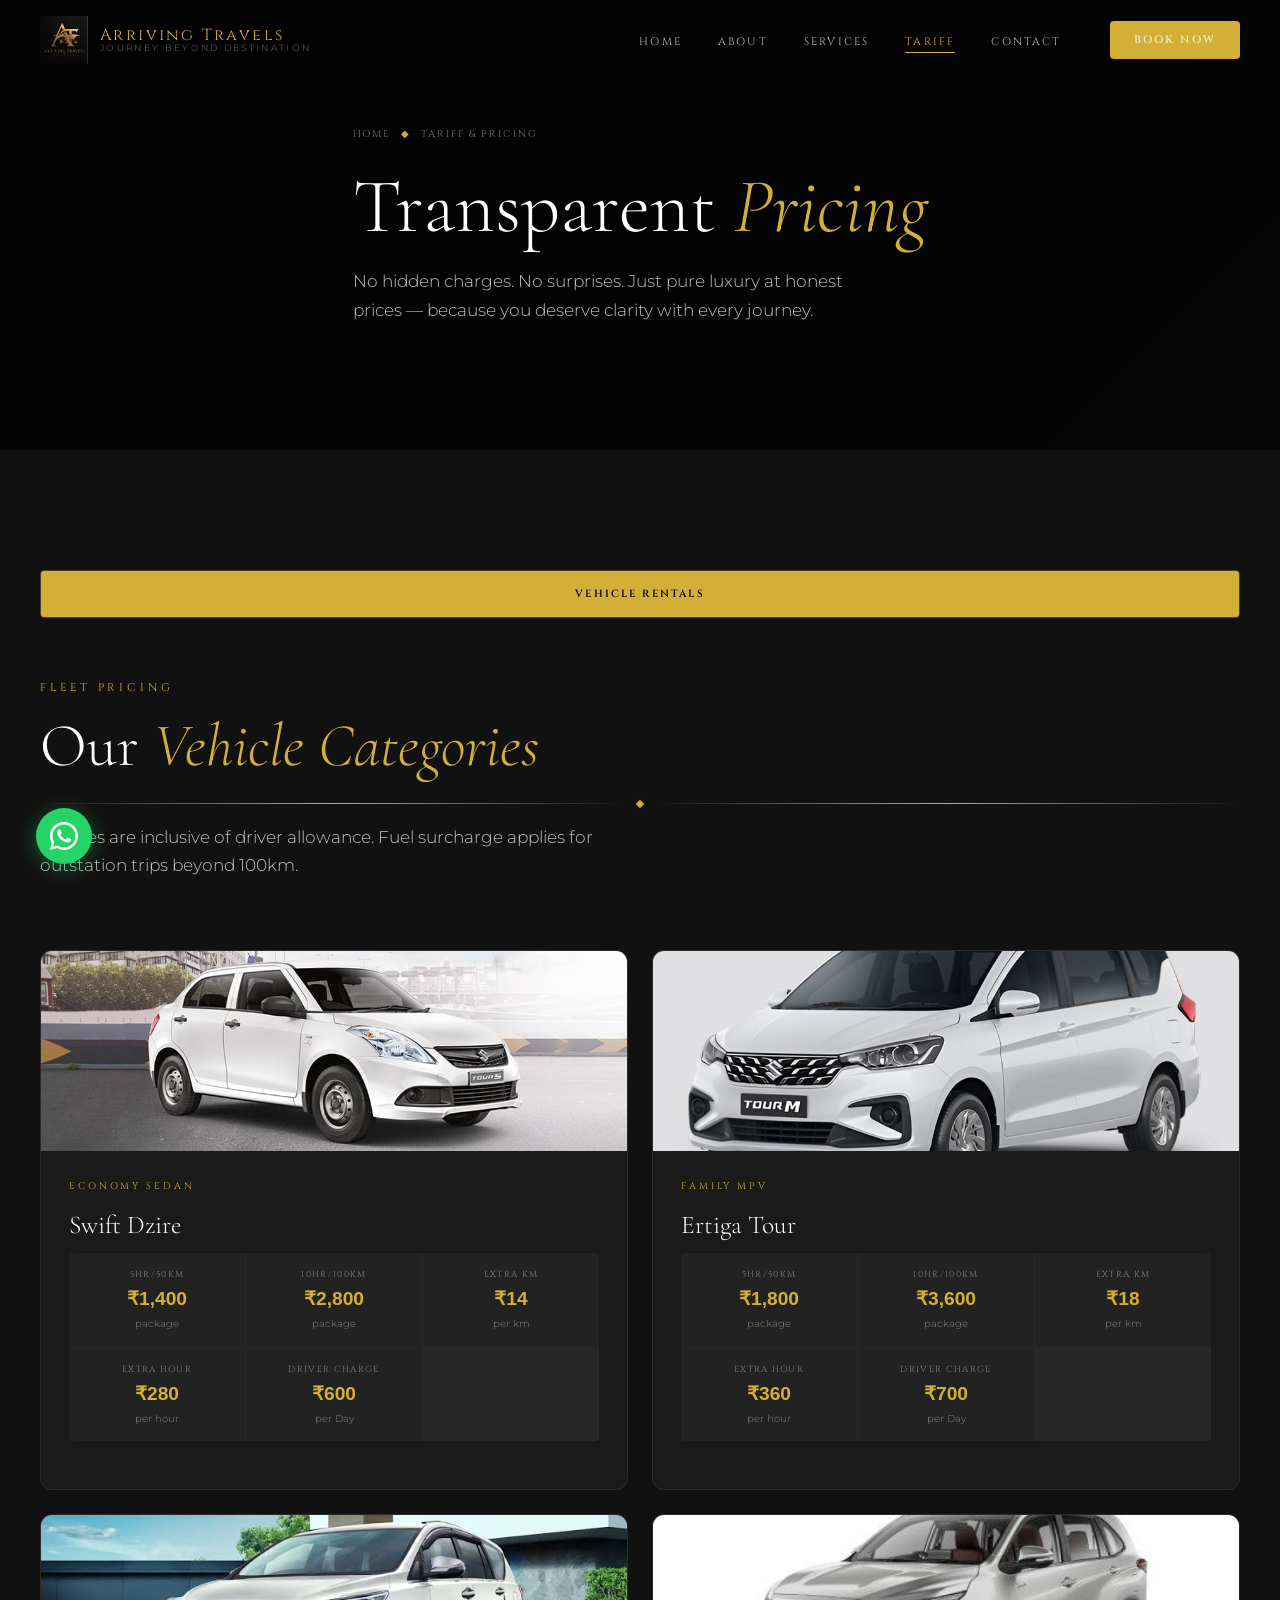
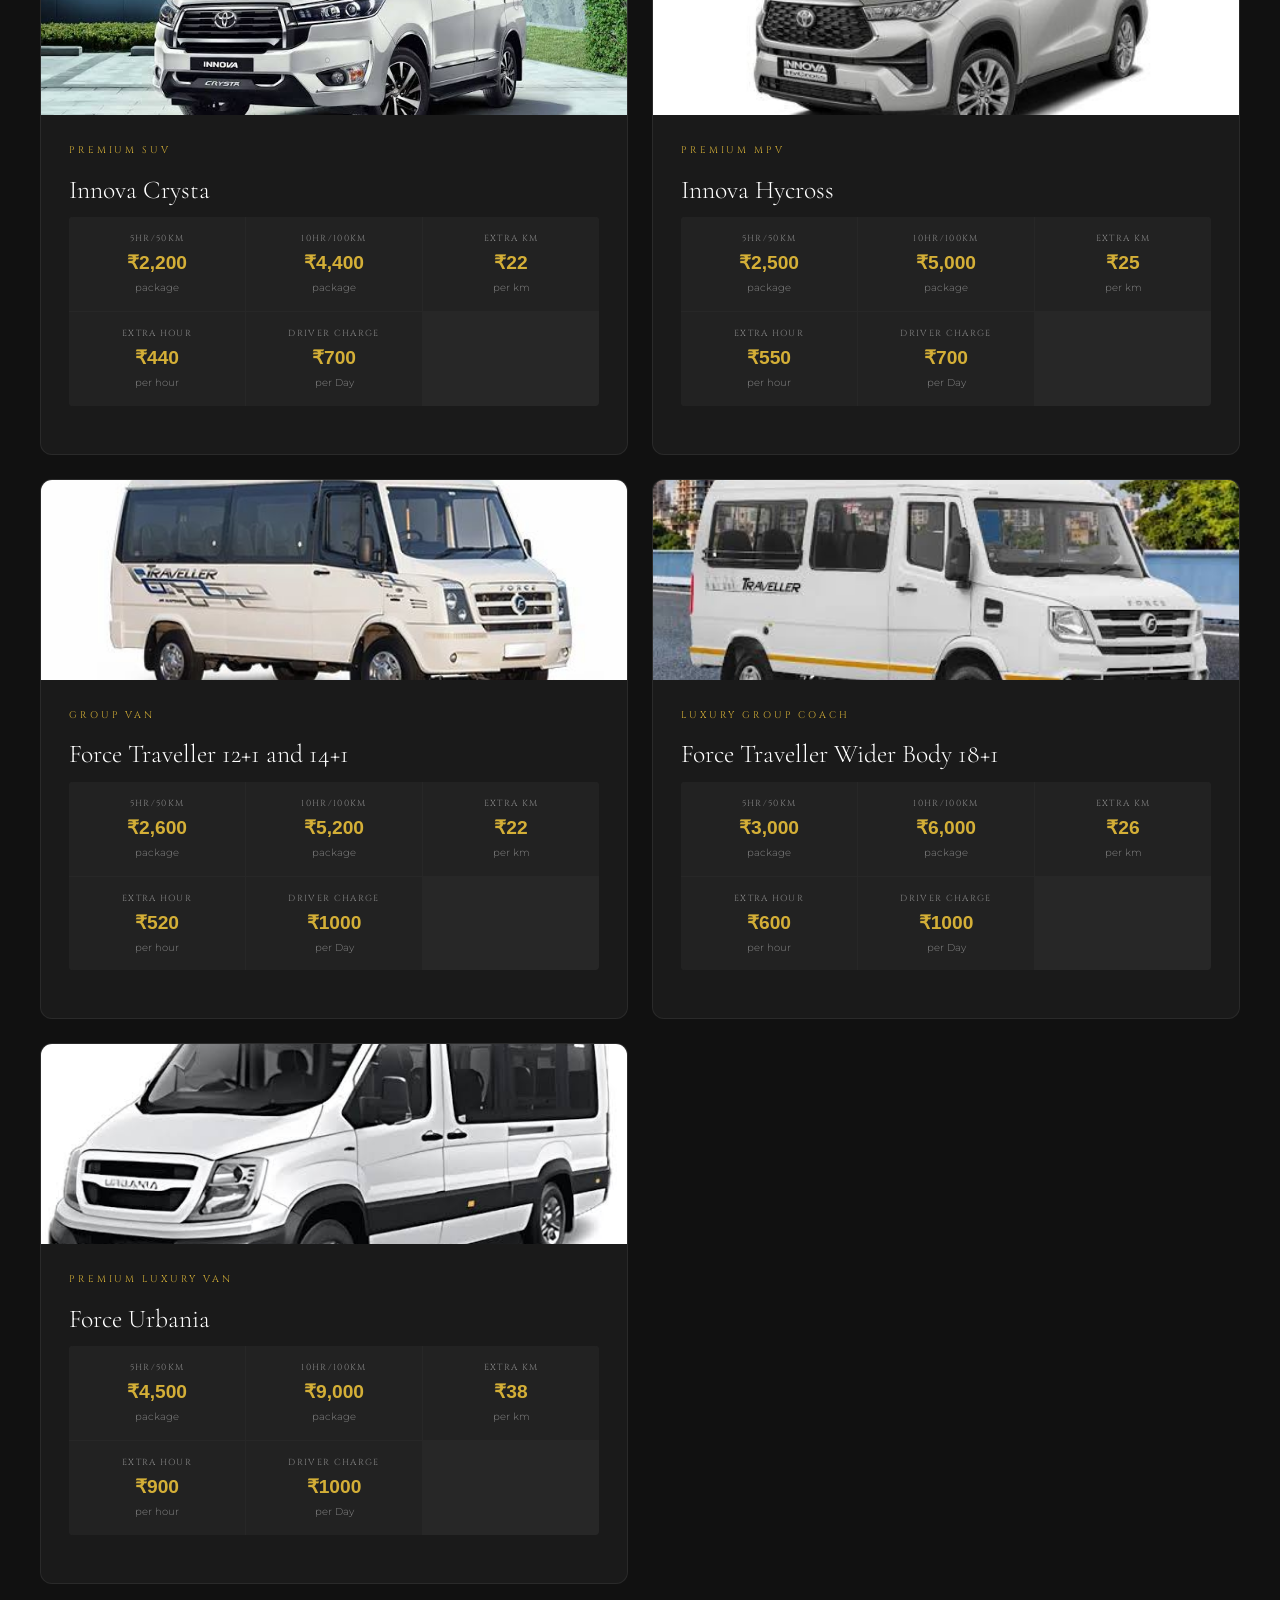
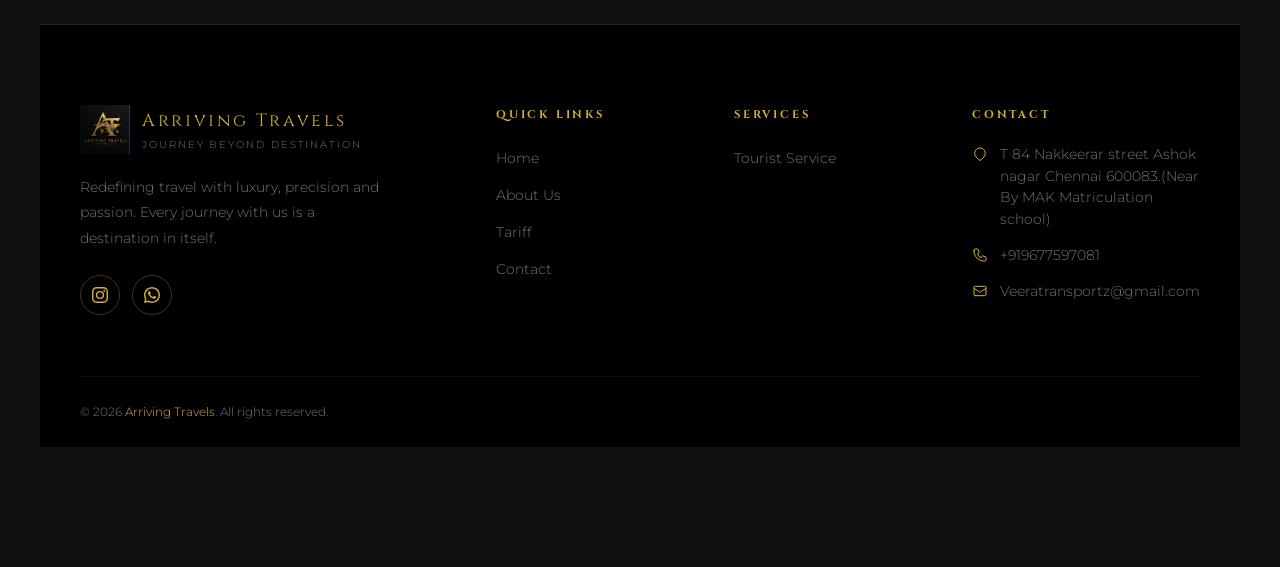
<file: tariff.html>
<!DOCTYPE html>
<html lang="en">
<head>
  <meta charset="UTF-8" />
  <meta name="viewport" content="width=device-width, initial-scale=1.0" />
  <meta name="description" content="Arriving Travels Tariff — Transparent pricing for luxury sedans, SUVs, airport transfers & outstation trips." />
  <title>Tariff & Pricing — Arriving Travels</title>
  <link rel="preconnect" href="https://fonts.googleapis.com" />
  <link rel="preconnect" href="https://fonts.gstatic.com" crossorigin />
  <link href="https://fonts.googleapis.com/css2?family=Cormorant+Garamond:ital,wght@0,300;0,400;1,300;1,400&family=Cinzel:wght@400;500;600&family=Montserrat:wght@300;400;500;600&display=swap" rel="stylesheet" />
  <link rel="stylesheet" href="Style.css" />
    <!-- Favicon / Website Logo -->
<link rel="icon" type="image/png" href="images/logo.jpeg" />
<link rel="apple-touch-icon" href="images/logo.jpeg" />
  <style>
    /* ── Tariff Page Specific Styles ── */
    .tariff-tabs {
      display: flex;
      gap: 0;
      border: 1px solid rgba(212,175,55,0.3);
      border-radius: 4px;
      overflow: hidden;
      margin-bottom: 60px;
      flex-wrap: wrap;
    }
    .tariff-tab {
      flex: 1;
      min-width: 140px;
      padding: 16px 24px;
      font-family: var(--font-accent);
      font-size: 0.65rem;
      letter-spacing: 0.2em;
      text-transform: uppercase;
      color: var(--text-dim);
      background: var(--dark-3);
      border: none;
      cursor: pointer;
      transition: all 0.3s;
      border-right: 1px solid rgba(212,175,55,0.2);
      position: relative;
    }
    .tariff-tab:last-child { border-right: none; }
    .tariff-tab.active { background: var(--gold); color: var(--black); font-weight: 600; }
    .tariff-tab:hover:not(.active) { background: var(--gold-muted); color: var(--gold); }
    .tariff-panel { display: none; }
    .tariff-panel.active { display: block; animation: fadeUp 0.5s ease; }

    /* Vehicle Cards */
    .vehicle-grid {
      display: grid;
      grid-template-columns: repeat(2, 1fr);
      gap: 24px;
      margin-bottom: 40px;
    }
    .vehicle-card {
      background: var(--dark-3);
      border: 1px solid var(--white-muted);
      border-radius: var(--radius-lg);
      overflow: hidden;
      transition: border-color 0.3s, transform 0.3s, box-shadow 0.3s;
    }
    .vehicle-card:hover {
      border-color: rgba(212,175,55,0.5);
      transform: translateY(-6px);
      box-shadow: 0 20px 60px rgba(0,0,0,0.5), 0 0 30px rgba(212,175,55,0.1);
    }
    .vehicle-card.featured {
      border-color: var(--gold);
      box-shadow: 0 0 30px rgba(212,175,55,0.2);
    }
    .vehicle-img {
      width: 100%;
      height: 200px;
      object-fit: cover;
      background-size: cover;
      background-position: center;
      position: relative;
    }
    .vehicle-badge {
      position: absolute;
      top: 16px; right: 16px;
      background: var(--gold);
      color: var(--black);
      font-family: var(--font-accent);
      font-size: 0.58rem;
      letter-spacing: 0.2em;
      text-transform: uppercase;
      padding: 5px 12px;
      border-radius: 20px;
      font-weight: 600;
    }
    .vehicle-body { padding: 28px; }
    .vehicle-category {
      font-family: var(--font-accent);
      font-size: 0.6rem;
      letter-spacing: 0.3em;
      color: var(--gold);
      text-transform: uppercase;
      margin-bottom: 8px;
    }
    .vehicle-name {
      font-family: var(--font-display);
      font-size: 1.6rem;
      font-weight: 300;
      margin-bottom: 6px;
    }
    .vehicle-models {
      font-size: 0.8rem;
      color: var(--text-dim);
      margin-bottom: 20px;
      font-style: italic;
    }
    .vehicle-features {
      display: flex;
      flex-wrap: wrap;
      gap: 8px;
      margin-bottom: 24px;
    }
    .vehicle-feature-tag {
      background: var(--gold-muted);
      border: 1px solid rgba(212,175,55,0.2);
      border-radius: 20px;
      padding: 4px 12px;
      font-size: 0.72rem;
      color: var(--gold);
      font-family: var(--font-accent);
      letter-spacing: 0.1em;
    }
    .vehicle-pricing {
      display: grid;
      grid-template-columns: repeat(3, 1fr);
      gap: 1px;
      background: rgba(255,255,255,0.06);
      border-radius: var(--radius);
      overflow: hidden;
      margin-bottom: 20px;
    }
    .price-cell {
      background: var(--dark-4);
      padding: 14px 12px;
      text-align: center;
    }
    .price-cell .label {
      font-family: var(--font-accent);
      font-size: 0.55rem;
      letter-spacing: 0.15em;
      color: var(--text-dim);
      text-transform: uppercase;
      display: block;
      margin-bottom: 4px;
    }
    .price-cell .value {
      font-family: var(--font-display);
      font-size: 1.2rem;
      color: var(--gold);
      line-height: 1;
    }
    .price-cell .unit {
      font-size: 0.65rem;
      color: var(--text-dim);
      display: block;
      margin-top: 2px;
    }
    .vehicle-capacity {
      display: flex;
      align-items: center;
      gap: 20px;
      font-size: 0.8rem;
      color: var(--text-dim);
      border-top: 1px solid var(--white-muted);
      padding-top: 16px;
    }
    .capacity-item {
      display: flex;
      align-items: center;
      gap: 6px;
    }
    .capacity-item svg { color: var(--gold); }

    /* Airport Transfer Table */
    .transfer-table {
      width: 100%;
      border-collapse: collapse;
      margin-bottom: 24px;
    }
    .transfer-table thead tr {
      background: var(--gold);
    }
    .transfer-table thead th {
      padding: 16px 20px;
      font-family: var(--font-accent);
      font-size: 0.65rem;
      letter-spacing: 0.2em;
      text-transform: uppercase;
      color: var(--black);
      text-align: left;
      font-weight: 600;
    }
    .transfer-table tbody tr {
      border-bottom: 1px solid var(--white-muted);
      transition: background 0.2s;
    }
    .transfer-table tbody tr:hover { background: var(--gold-muted); }
    .transfer-table tbody td {
      padding: 16px 20px;
      font-size: 0.88rem;
      color: var(--text-light);
    }
    .transfer-table tbody td:first-child {
      font-family: var(--font-accent);
      font-size: 0.72rem;
      letter-spacing: 0.1em;
      color: var(--white);
    }
    .transfer-table .price-col {
      font-family: var(--font-display);
      font-size: 1.1rem;
      color: var(--gold);
    }
    .table-wrapper {
      background: var(--dark-3);
      border: 1px solid var(--white-muted);
      border-radius: var(--radius-lg);
      overflow: hidden;
      margin-bottom: 32px;
    }
    .table-header {
      padding: 24px 28px;
      border-bottom: 1px solid var(--white-muted);
      display: flex;
      align-items: center;
      justify-content: space-between;
    }
    .table-header h3 {
      font-family: var(--font-display);
      font-size: 1.4rem;
      font-weight: 300;
    }
    .table-header .table-note {
      font-size: 0.78rem;
      color: var(--text-dim);
      font-style: italic;
    }

    /* Outstation Pricing */
    .outstation-grid {
      display: grid;
      grid-template-columns: repeat(3, 1fr);
      gap: 20px;
    }
    .outstation-card {
      background: var(--dark-3);
      border: 1px solid var(--white-muted);
      border-radius: var(--radius-lg);
      padding: 28px 24px;
      transition: border-color 0.3s, transform 0.3s;
      position: relative;
      overflow: hidden;
    }
    .outstation-card::before {
      content: '';
      position: absolute;
      top: 0; left: 0; right: 0;
      height: 2px;
      background: linear-gradient(90deg, var(--gold-dark), var(--gold-light));
      transform: scaleX(0);
      transition: transform 0.3s;
    }
    .outstation-card:hover { border-color: rgba(212,175,55,0.4); transform: translateY(-4px); }
    .outstation-card:hover::before { transform: scaleX(1); }
    .outstation-route {
      display: flex;
      align-items: center;
      gap: 10px;
      margin-bottom: 16px;
    }
    .outstation-route .city {
      font-family: var(--font-accent);
      font-size: 0.72rem;
      letter-spacing: 0.1em;
      color: var(--white);
    }
    .outstation-route .arrow { color: var(--gold); font-size: 0.8rem; }
    .outstation-distance {
      font-size: 0.75rem;
      color: var(--text-dim);
      margin-bottom: 20px;
    }
    .outstation-prices { display: flex; flex-direction: column; gap: 10px; }
    .outstation-price-row {
      display: flex;
      justify-content: space-between;
      align-items: center;
      padding: 10px 14px;
      background: var(--dark-4);
      border-radius: var(--radius);
    }
    .outstation-price-row .type {
      font-size: 0.78rem;
      color: var(--text-dim);
    }
    .outstation-price-row .amount {
      font-family: var(--font-display);
      font-size: 1.1rem;
      color: var(--gold);
    }

    /* Inclusions */
    .inclusions-grid {
      display: grid;
      grid-template-columns: repeat(2, 1fr);
      gap: 20px;
      margin-top: 40px;
    }
    .inclusion-card {
      display: flex;
      gap: 16px;
      align-items: flex-start;
      padding: 20px;
      border: 1px solid var(--white-muted);
      border-radius: var(--radius);
    }
    .inclusion-icon {
      width: 40px; height: 40px;
      background: var(--gold-muted);
      border: 1px solid rgba(212,175,55,0.3);
      border-radius: var(--radius);
      display: flex;
      align-items: center;
      justify-content: center;
      flex-shrink: 0;
      color: var(--gold);
      font-size: 1rem;
    }
    .inclusion-card h5 {
      font-family: var(--font-accent);
      font-size: 0.72rem;
      letter-spacing: 0.1em;
      color: var(--gold);
      margin-bottom: 4px;
    }
    .inclusion-card p { font-size: 0.82rem; color: var(--text-dim); }

    /* Pricing note banner */
    .pricing-note {
      background: var(--gold-muted);
      border: 1px solid rgba(212,175,55,0.3);
      border-radius: var(--radius);
      padding: 18px 24px;
      display: flex;
      align-items: center;
      gap: 16px;
      margin-top: 32px;
    }
    .pricing-note svg { color: var(--gold); flex-shrink: 0; }
    .pricing-note p { font-size: 0.85rem; color: var(--text-light); }

    @media (max-width: 900px) {
      .vehicle-grid { grid-template-columns: 1fr; }
      .outstation-grid { grid-template-columns: 1fr 1fr; }
      .inclusions-grid { grid-template-columns: 1fr; }
    }
    @media (max-width: 600px) {
      .outstation-grid { grid-template-columns: 1fr; }
      .tariff-tab { min-width: 100px; padding: 14px 16px; font-size: 0.58rem; }
      .vehicle-pricing { grid-template-columns: repeat(3,1fr); }
    }
  </style>
</head>
<body>

<!-- ░░ PAGE LOADER ░░ -->
<div id="page-loader">
  <div class="loader-logo">ARRIVING TRAVELS</div>
  <div class="loader-bar"></div>
</div>

<!-- ░░ NAVBAR ░░ -->
<nav id="navbar">
  <div class="container nav-inner">
    <a href="index.html" class="nav-logo">
      <img src="images/logo.jpeg" alt="Arriving Travels Logo" onerror="this.style.display='none'" />
      <div class="nav-logo-text">
        <span class="name">Arriving Travels</span>
        <span class="tagline">Journey Beyond Destination</span>
      </div>
    </a>
    <ul class="nav-links">
      <li><a href="index.html">Home</a></li>
      <li><a href="about.html">About</a></li>
      <li><a href="index.html#services">Services</a></li>
      <!-- <li><a href="packages.html">Packages</a></li> -->
      <li><a href="tariff.html" class="active">Tariff</a></li>
      <li><a href="contact.html">Contact</a></li>
      <li><a href="contact.html" class="btn btn-gold btn-sm nav-cta"><span>Book Now</span></a></li>
    </ul>
    <button class="hamburger" aria-label="Menu">
      <span></span><span></span><span></span>
    </button>
  </div>
</nav>

<div class="mobile-menu">
  <a href="index.html">Home</a>
  <a href="about.html">About</a>
  <a href="index.html#services">Services</a>
  <!-- <a href="packages.html">Packages</a> -->
  <a href="tariff.html">Tariff</a>
  <a href="contact.html">Contact</a>
  <a href="contact.html" class="btn btn-gold" style="margin-top:10px;"><span>Book Now</span></a>
</div>

<!-- ░░ PAGE HERO ░░ -->
<section class="page-hero">
  <div class="page-hero-bg" style="background-image:url('https://images.unsplash.com/photo-1549317661-bd32c8ce0729?w=1920&q=80');"></div>
  <div class="container">
    <div class="page-hero-content">
      <div class="breadcrumb">
        <a href="index.html">Home</a>
        <span class="sep">◆</span>
        <span>Tariff & Pricing</span>
      </div>
      <h1 class="section-title" style="font-size:clamp(2.5rem,6vw,5rem);">Transparent <em>Pricing</em></h1>
      <p style="color:var(--text-light);font-size:1.05rem;margin-top:16px;max-width:520px;">No hidden charges. No surprises. Just pure luxury at honest prices — because you deserve clarity with every journey.</p>
    </div>
  </div>
</section>

<!-- ░░ TARIFF TABS SECTION ░░ -->
<section class="section" style="background:var(--dark-2);">
  <div class="container">

    <!-- Tabs -->
    <div data-aos="fade-up">
      <div class="tariff-tabs" id="tariff-tabs">
        <button class="tariff-tab active" data-tab="vehicles">Vehicle Rentals</button>
        <!-- <button class="tariff-tab" data-tab="airport">Airport Transfers</button>
        <button class="tariff-tab" data-tab="outstation">Outstation Trips</button>
        <button class="tariff-tab" data-tab="corporate">Corporate / Monthly</button> -->
      </div>
    </div>

    <!-- ── Tab 1: Vehicle Rentals ── -->
    <div class="tariff-panel active" id="tab-vehicles">
      <div class="section-header" data-aos="fade-up">
        <span class="section-label">Fleet Pricing</span>
        <h2 class="section-title">Our <em>Vehicle Categories</em></h2>
        <div class="gold-divider"><div class="diamond"></div></div>
        <p style="color:var(--text-light);">All rates are inclusive of driver allowance. Fuel surcharge applies for outstation trips beyond 100km.</p>
      </div>

      <div class="vehicle-grid">


        <!-- Swift Dzire -->
<div class="vehicle-card" data-aos="fade-up" data-aos-delay="0">
  <div class="vehicle-img" style="background:url('images/Swift\ Dzire.jpeg') center/cover;">
  </div>
  <div class="vehicle-body">
    <div class="vehicle-category">Economy Sedan</div>
    <div class="vehicle-name">Swift Dzire</div>
    <!-- <div class="vehicle-models">Maruti Swift Dzire · Hyundai Aura · Honda Amaze</div> -->
    
    <!-- <div class="vehicle-features">
      <span class="vehicle-feature-tag">AC</span>
      <span class="vehicle-feature-tag">GPS Tracked</span>
      <span class="vehicle-feature-tag">Music System</span>
      <span class="vehicle-feature-tag">Water Bottles</span>
    </div> -->

    <div class="vehicle-pricing">
      <div class="price-cell">
        <span class="label">5hr/50km</span>
        <span class="value">₹1,400</span>
        <span class="unit">package</span>
      </div>

      <div class="price-cell">
        <span class="label">10hr/100km</span>
        <span class="value">₹2,800</span>
        <span class="unit">package</span>
      </div>

      <div class="price-cell">
        <span class="label">Extra KM</span>
        <span class="value">₹14</span>
        <span class="unit">per km</span>
      </div>

      <div class="price-cell">
        <span class="label">Extra Hour</span>
        <span class="value">₹280</span>
        <span class="unit">per hour</span>
      </div>

       <div class="price-cell">
        <span class="label">Driver charge</span>
        <span class="value">₹600</span>
        <span class="unit">per Day</span>
      </div>
    </div>

    <!-- <div class="vehicle-capacity">
      <div class="capacity-item">
        <svg xmlns="http://www.w3.org/2000/svg" width="14" height="14" fill="none" viewBox="0 0 24 24" stroke="currentColor" stroke-width="2">
          <path stroke-linecap="round" stroke-linejoin="round" d="M17 20h5v-2a3 3 0 00-5.356-1.857M17 20H7m10 0v-2c0-.656-.126-1.283-.356-1.857M7 20H2v-2a3 3 0 015.356-1.857M7 20v-2c0-.656.126-1.283.356-1.857m0 0a5.002 5.002 0 019.288 0"/>
        </svg>
        Up to 4 Pax
      </div>

      <div class="capacity-item">
        <svg xmlns="http://www.w3.org/2000/svg" width="14" height="14" fill="none" viewBox="0 0 24 24" stroke="currentColor" stroke-width="2">
          <path stroke-linecap="round" stroke-linejoin="round" d="M20 7l-8-4-8 4m16 0l-8 4m8-4v10l-8 4m0-10L4 7m8 4v10M4 7v10l8 4"/>
        </svg>
        2 Luggage Bags
      </div>
    </div> -->
  </div>
</div>

         <!-- Ertiga Tour -->
<div class="vehicle-card" data-aos="fade-up" data-aos-delay="0">
  <div class="vehicle-img" style="background:url('images/Ertiga\ Tour.jpeg') center/cover;">
  </div>
  <div class="vehicle-body">
    <div class="vehicle-category">Family MPV</div>
    <div class="vehicle-name">Ertiga Tour</div>
    <!-- <div class="vehicle-models">Maruti Ertiga Tour · Toyota Rumion · Kia Carens</div> -->
    
    <!-- <div class="vehicle-features">
      <span class="vehicle-feature-tag">AC</span>
      <span class="vehicle-feature-tag">GPS Tracked</span>
      <span class="vehicle-feature-tag">Music System</span>
      <span class="vehicle-feature-tag">Water Bottles</span>
    </div> -->

    <div class="vehicle-pricing">
      <div class="price-cell">
        <span class="label">5hr/50km</span>
        <span class="value">₹1,800</span>
        <span class="unit">package</span>
      </div>

      <div class="price-cell">
        <span class="label">10hr/100km</span>
        <span class="value">₹3,600</span>
        <span class="unit">package</span>
      </div>

      <div class="price-cell">
        <span class="label">Extra KM</span>
        <span class="value">₹18</span>
        <span class="unit">per km</span>
      </div>

      <div class="price-cell">
        <span class="label">Extra Hour</span>
        <span class="value">₹360</span>
        <span class="unit">per hour</span>
      </div>

       <div class="price-cell">
        <span class="label">Driver charge</span>
        <span class="value">₹700</span>
        <span class="unit">per Day</span>
      </div>
    </div>

    <!-- <div class="vehicle-capacity">
      <div class="capacity-item">
        <svg xmlns="http://www.w3.org/2000/svg" width="14" height="14" fill="none" viewBox="0 0 24 24" stroke="currentColor" stroke-width="2">
          <path stroke-linecap="round" stroke-linejoin="round" d="M17 20h5v-2a3 3 0 00-5.356-1.857M17 20H7m10 0v-2c0-.656-.126-1.283-.356-1.857M7 20H2v-2a3 3 0 015.356-1.857M7 20v-2c0-.656.126-1.283.356-1.857m0 0a5.002 5.002 0 019.288 0"/>
        </svg>
        Up to 4 Pax
      </div>

      <div class="capacity-item">
        <svg xmlns="http://www.w3.org/2000/svg" width="14" height="14" fill="none" viewBox="0 0 24 24" stroke="currentColor" stroke-width="2">
          <path stroke-linecap="round" stroke-linejoin="round" d="M20 7l-8-4-8 4m16 0l-8 4m8-4v10l-8 4m0-10L4 7m8 4v10M4 7v10l8 4"/>
        </svg>
        2 Luggage Bags
      </div>
    </div> -->
  </div>
</div>


 
<!-- Innova Crysta -->
<div class="vehicle-card" data-aos="fade-up" data-aos-delay="0">
  <div class="vehicle-img" style="background:url('images/Innova\ Crysta.jpeg') center/cover;">
  </div>
  <div class="vehicle-body">
    <div class="vehicle-category">Premium SUV</div>
    <div class="vehicle-name">Innova Crysta</div>
    <!-- <div class="vehicle-models">Toyota Innova Crysta · Kia Carnival · Mahindra Marazzo</div> -->
    
    <!-- <div class="vehicle-features">
      <span class="vehicle-feature-tag">AC</span>
      <span class="vehicle-feature-tag">GPS Tracked</span>
      <span class="vehicle-feature-tag">Music System</span>
      <span class="vehicle-feature-tag">Water Bottles</span>
    </div> -->

    <div class="vehicle-pricing">
      <div class="price-cell">
        <span class="label">5hr/50km</span>
        <span class="value">₹2,200</span>
        <span class="unit">package</span>
      </div>

      <div class="price-cell">
        <span class="label">10hr/100km</span>
        <span class="value">₹4,400</span>
        <span class="unit">package</span>
      </div>

      <div class="price-cell">
        <span class="label">Extra KM</span>
        <span class="value">₹22</span>
        <span class="unit">per km</span>
      </div>

      <div class="price-cell">
        <span class="label">Extra Hour</span>
        <span class="value">₹440</span>
        <span class="unit">per hour</span>
      </div>

       <div class="price-cell">
        <span class="label">Driver charge</span>
        <span class="value">₹700</span>
        <span class="unit">per Day</span>
      </div>
    </div>

    <!-- <div class="vehicle-capacity">
      <div class="capacity-item">
        <svg xmlns="http://www.w3.org/2000/svg" width="14" height="14" fill="none" viewBox="0 0 24 24" stroke="currentColor" stroke-width="2">
          <path stroke-linecap="round" stroke-linejoin="round" d="M17 20h5v-2a3 3 0 00-5.356-1.857M17 20H7m10 0v-2c0-.656-.126-1.283-.356-1.857M7 20H2v-2a3 3 0 015.356-1.857M7 20v-2c0-.656.126-1.283.356-1.857m0 0a5.002 5.002 0 019.288 0"/>
        </svg>
        Up to 4 Pax
      </div>

      <div class="capacity-item">
        <svg xmlns="http://www.w3.org/2000/svg" width="14" height="14" fill="none" viewBox="0 0 24 24" stroke="currentColor" stroke-width="2">
          <path stroke-linecap="round" stroke-linejoin="round" d="M20 7l-8-4-8 4m16 0l-8 4m8-4v10l-8 4m0-10L4 7m8 4v10M4 7v10l8 4"/>
        </svg>
        2 Luggage Bags
      </div>
    </div> -->
  </div>
</div>

       
<!-- Innova Hycross -->
<div class="vehicle-card" data-aos="fade-up" data-aos-delay="0">
  <div class="vehicle-img" style="background:url('images/Innova\ Hycross.jpeg') center/cover;">
  </div>
  <div class="vehicle-body">
    <div class="vehicle-category">Premium MPV</div>
    <div class="vehicle-name">Innova Hycross</div>
    <!-- <div class="vehicle-models">Toyota Innova Hycross · Toyota Innova Crysta · Kia Carnival</div> -->
    
    <!-- <div class="vehicle-features">
      <span class="vehicle-feature-tag">AC</span>
      <span class="vehicle-feature-tag">GPS Tracked</span>
      <span class="vehicle-feature-tag">Music System</span>
      <span class="vehicle-feature-tag">Water Bottles</span>
    </div> -->

    <div class="vehicle-pricing">
      <div class="price-cell">
        <span class="label">5hr/50km</span>
        <span class="value">₹2,500</span>
        <span class="unit">package</span>
      </div>

      <div class="price-cell">
        <span class="label">10hr/100km</span>
        <span class="value">₹5,000</span>
        <span class="unit">package</span>
      </div>

      <div class="price-cell">
        <span class="label">Extra KM</span>
        <span class="value">₹25</span>
        <span class="unit">per km</span>
      </div>

      <div class="price-cell">
        <span class="label">Extra Hour</span>
        <span class="value">₹550</span>
        <span class="unit">per hour</span>
      </div>

       <div class="price-cell">
        <span class="label">Driver charge</span>
        <span class="value">₹700</span>
        <span class="unit">per Day</span>
      </div>
    </div>

    <!-- <div class="vehicle-capacity">
      <div class="capacity-item">
        <svg xmlns="http://www.w3.org/2000/svg" width="14" height="14" fill="none" viewBox="0 0 24 24" stroke="currentColor" stroke-width="2">
          <path stroke-linecap="round" stroke-linejoin="round" d="M17 20h5v-2a3 3 0 00-5.356-1.857M17 20H7m10 0v-2c0-.656-.126-1.283-.356-1.857M7 20H2v-2a3 3 0 015.356-1.857M7 20v-2c0-.656.126-1.283.356-1.857m0 0a5.002 5.002 0 019.288 0"/>
        </svg>
        Up to 4 Pax
      </div>

      <div class="capacity-item">
        <svg xmlns="http://www.w3.org/2000/svg" width="14" height="14" fill="none" viewBox="0 0 24 24" stroke="currentColor" stroke-width="2">
          <path stroke-linecap="round" stroke-linejoin="round" d="M20 7l-8-4-8 4m16 0l-8 4m8-4v10l-8 4m0-10L4 7m8 4v10M4 7v10l8 4"/>
        </svg>
        2 Luggage Bags
      </div>
    </div> -->
  </div>
</div>



 <!-- Force Traveller 12+1 and 14+1 -->
<div class="vehicle-card" data-aos="fade-up" data-aos-delay="0">
  <div class="vehicle-img" style="background:url('images/Force\ Traveller.jpeg') center/cover;">
  </div>
  <div class="vehicle-body">
    <div class="vehicle-category">Group Van</div>
    <div class="vehicle-name">Force Traveller 12+1 and 14+1</div>
    <!-- <div class="vehicle-models">Force Traveller 12+1 · Force Traveller 14+1 · Maharaja Traveller</div> -->
    
    <!-- <div class="vehicle-features">
      <span class="vehicle-feature-tag">AC</span>
      <span class="vehicle-feature-tag">GPS Tracked</span>
      <span class="vehicle-feature-tag">Music System</span>
      <span class="vehicle-feature-tag">Water Bottles</span>
    </div> -->

    <div class="vehicle-pricing">
      <div class="price-cell">
        <span class="label">5hr/50km</span>
        <span class="value">₹2,600</span>
        <span class="unit">package</span>
      </div>

      <div class="price-cell">
        <span class="label">10hr/100km</span>
        <span class="value">₹5,200</span>
        <span class="unit">package</span>
      </div>

      <div class="price-cell">
        <span class="label">Extra KM</span>
        <span class="value">₹22</span>
        <span class="unit">per km</span>
      </div>

      <div class="price-cell">
        <span class="label">Extra Hour</span>
        <span class="value">₹520</span>
        <span class="unit">per hour</span>
      </div>

       <div class="price-cell">
        <span class="label">Driver charge</span>
        <span class="value">₹1000</span>
        <span class="unit">per Day</span>
      </div>
    </div>

    <!-- <div class="vehicle-capacity">
      <div class="capacity-item">
        <svg xmlns="http://www.w3.org/2000/svg" width="14" height="14" fill="none" viewBox="0 0 24 24" stroke="currentColor" stroke-width="2">
          <path stroke-linecap="round" stroke-linejoin="round" d="M17 20h5v-2a3 3 0 00-5.356-1.857M17 20H7m10 0v-2c0-.656-.126-1.283-.356-1.857M7 20H2v-2a3 3 0 015.356-1.857M7 20v-2c0-.656.126-1.283.356-1.857m0 0a5.002 5.002 0 019.288 0"/>
        </svg>
        Up to 4 Pax
      </div>

      <div class="capacity-item">
        <svg xmlns="http://www.w3.org/2000/svg" width="14" height="14" fill="none" viewBox="0 0 24 24" stroke="currentColor" stroke-width="2">
          <path stroke-linecap="round" stroke-linejoin="round" d="M20 7l-8-4-8 4m16 0l-8 4m8-4v10l-8 4m0-10L4 7m8 4v10M4 7v10l8 4"/>
        </svg>
        2 Luggage Bags
      </div>
    </div> -->
  </div>
</div>

       <!-- Force Traveller Wider Body 18+1 -->
<div class="vehicle-card" data-aos="fade-up" data-aos-delay="0">
  <div class="vehicle-img" style="background:url('images/Force\ Traveller\ Wider.jpeg') center/cover;">
  </div>
  <div class="vehicle-body">
    <div class="vehicle-category">Luxury Group Coach</div>
    <div class="vehicle-name">Force Traveller Wider Body 18+1</div>
    <!-- <div class="vehicle-models">Force Traveller Wider Body 18+1 · Maharaja Traveller 18 Seater · Urbania 17 Seater</div> -->
    
    <!-- <div class="vehicle-features">
      <span class="vehicle-feature-tag">AC</span>
      <span class="vehicle-feature-tag">GPS Tracked</span>
      <span class="vehicle-feature-tag">Music System</span>
      <span class="vehicle-feature-tag">Water Bottles</span>
    </div> -->

    <div class="vehicle-pricing">
      <div class="price-cell">
        <span class="label">5hr/50km</span>
        <span class="value">₹3,000</span>
        <span class="unit">package</span>
      </div>

      <div class="price-cell">
        <span class="label">10hr/100km</span>
        <span class="value">₹6,000</span>
        <span class="unit">package</span>
      </div>

      <div class="price-cell">
        <span class="label">Extra KM</span>
        <span class="value">₹26</span>
        <span class="unit">per km</span>
      </div>

      <div class="price-cell">
        <span class="label">Extra Hour</span>
        <span class="value">₹600</span>
        <span class="unit">per hour</span>
      </div>

      <div class="price-cell">
        <span class="label">Driver charge</span>
        <span class="value">₹1000</span>
        <span class="unit">per Day</span>
      </div>
    </div>

    <!-- <div class="vehicle-capacity">
      <div class="capacity-item">
        <svg xmlns="http://www.w3.org/2000/svg" width="14" height="14" fill="none" viewBox="0 0 24 24" stroke="currentColor" stroke-width="2">
          <path stroke-linecap="round" stroke-linejoin="round" d="M17 20h5v-2a3 3 0 00-5.356-1.857M17 20H7m10 0v-2c0-.656-.126-1.283-.356-1.857M7 20H2v-2a3 3 0 015.356-1.857M7 20v-2c0-.656.126-1.283.356-1.857m0 0a5.002 5.002 0 019.288 0"/>
        </svg>
        Up to 4 Pax
      </div>

      <div class="capacity-item">
        <svg xmlns="http://www.w3.org/2000/svg" width="14" height="14" fill="none" viewBox="0 0 24 24" stroke="currentColor" stroke-width="2">
          <path stroke-linecap="round" stroke-linejoin="round" d="M20 7l-8-4-8 4m16 0l-8 4m8-4v10l-8 4m0-10L4 7m8 4v10M4 7v10l8 4"/>
        </svg>
        2 Luggage Bags
      </div>
    </div> -->
  </div>
</div>


 <!-- Force Urbania-->
<div class="vehicle-card" data-aos="fade-up" data-aos-delay="0">
  <div class="vehicle-img" style="background:url('images/Force\ Urbania.jpeg') center/cover;">
  </div>
  <div class="vehicle-body">
    <div class="vehicle-category">Premium Luxury Van</div>
    <div class="vehicle-name">Force Urbania</div>
    <!-- <div class="vehicle-models">Force Urbania 10+1 · Force Urbania 13+1 · Force Urbania 17 Seater</div> -->
    
    <!-- <div class="vehicle-features">
      <span class="vehicle-feature-tag">AC</span>
      <span class="vehicle-feature-tag">GPS Tracked</span>
      <span class="vehicle-feature-tag">Music System</span>
      <span class="vehicle-feature-tag">Water Bottles</span>
    </div> -->

    <div class="vehicle-pricing">
      <div class="price-cell">
        <span class="label">5hr/50km</span>
        <span class="value">₹4,500</span>
        <span class="unit">package</span>
      </div>

      <div class="price-cell">
        <span class="label">10hr/100km</span>
        <span class="value">₹9,000</span>
        <span class="unit">package</span>
      </div>

      <div class="price-cell">
        <span class="label">Extra KM</span>
        <span class="value">₹38</span>
        <span class="unit">per km</span>
      </div>

      <div class="price-cell">
        <span class="label">Extra Hour</span>
        <span class="value">₹900</span>
        <span class="unit">per hour</span>
      </div>

       <div class="price-cell">
        <span class="label">Driver charge</span>
        <span class="value">₹1000</span>
        <span class="unit">per Day</span>
      </div>
    </div>

    <!-- <div class="vehicle-capacity">
      <div class="capacity-item">
        <svg xmlns="http://www.w3.org/2000/svg" width="14" height="14" fill="none" viewBox="0 0 24 24" stroke="currentColor" stroke-width="2">
          <path stroke-linecap="round" stroke-linejoin="round" d="M17 20h5v-2a3 3 0 00-5.356-1.857M17 20H7m10 0v-2c0-.656-.126-1.283-.356-1.857M7 20H2v-2a3 3 0 015.356-1.857M7 20v-2c0-.656.126-1.283.356-1.857m0 0a5.002 5.002 0 019.288 0"/>
        </svg>
        Up to 4 Pax
      </div>

      <div class="capacity-item">
        <svg xmlns="http://www.w3.org/2000/svg" width="14" height="14" fill="none" viewBox="0 0 24 24" stroke="currentColor" stroke-width="2">
          <path stroke-linecap="round" stroke-linejoin="round" d="M20 7l-8-4-8 4m16 0l-8 4m8-4v10l-8 4m0-10L4 7m8 4v10M4 7v10l8 4"/>
        </svg>
        2 Luggage Bags
      </div>
    </div> -->
  </div>
</div>
      </div><!-- /vehicle-grid -->

      
<!-- ░░ FOOTER ░░ -->
<footer>
  <div class="container">
    <div class="footer-grid">
      <div class="footer-brand">
        <div class="footer-logo">
          <img src="images/logo.jpeg" alt="Arriving Travels" onerror="this.style.display='none'" style="width:50px;height:50px;object-fit:contain;" />
          <div class="logo-text">
            <div class="name">Arriving Travels</div>
            <div class="tagline">Journey Beyond Destination</div>
          </div>
        </div>
        <p>Redefining travel with luxury, precision and passion. Every journey with us is a destination in itself.</p>
        <div class="social-links">
          <!-- <a href="#" class="social-link" aria-label="Facebook"><svg xmlns="http://www.w3.org/2000/svg" width="16" height="16" viewBox="0 0 24 24" fill="currentColor"><path d="M24 12.073c0-6.627-5.373-12-12-12s-12 5.373-12 12c0 5.99 4.388 10.954 10.125 11.854v-8.385H7.078v-3.47h3.047V9.43c0-3.007 1.792-4.669 4.533-4.669 1.312 0 2.686.235 2.686.235v2.953H15.83c-1.491 0-1.956.925-1.956 1.874v2.25h3.328l-.532 3.47h-2.796v8.385C19.612 23.027 24 18.062 24 12.073z"/></svg></a> -->
          <a href="https://www.instagram.com/veera_transportz?igsh=YXd0YnNwcHAzdDJy" class="social-link" aria-label="Instagram"><svg xmlns="http://www.w3.org/2000/svg" width="16" height="16" viewBox="0 0 24 24" fill="currentColor"><path d="M12 2.163c3.204 0 3.584.012 4.85.07 3.252.148 4.771 1.691 4.919 4.919.058 1.265.069 1.645.069 4.849 0 3.205-.012 3.584-.069 4.849-.149 3.225-1.664 4.771-4.919 4.919-1.266.058-1.644.07-4.85.07-3.204 0-3.584-.012-4.849-.07-3.26-.149-4.771-1.699-4.919-4.92-.058-1.265-.07-1.644-.07-4.849 0-3.204.013-3.583.07-4.849.149-3.227 1.664-4.771 4.919-4.919 1.266-.057 1.645-.069 4.849-.069zM12 0C8.741 0 8.333.014 7.053.072 2.695.272.273 2.69.073 7.052.014 8.333 0 8.741 0 12c0 3.259.014 3.668.072 4.948.2 4.358 2.618 6.78 6.98 6.98C8.333 23.986 8.741 24 12 24c3.259 0 3.668-.014 4.948-.072 4.354-.2 6.782-2.618 6.979-6.98.059-1.28.073-1.689.073-4.948 0-3.259-.014-3.667-.072-4.947-.196-4.354-2.617-6.78-6.979-6.98C15.668.014 15.259 0 12 0zm0 5.838a6.162 6.162 0 100 12.324 6.162 6.162 0 000-12.324zM12 16a4 4 0 110-8 4 4 0 010 8zm6.406-11.845a1.44 1.44 0 100 2.881 1.44 1.44 0 000-2.881z"/></svg></a>
          <a href="https://wa.me/919677597081" class="social-link" aria-label="WhatsApp" target="_blank" rel="noopener"><svg xmlns="http://www.w3.org/2000/svg" width="16" height="16" viewBox="0 0 24 24" fill="currentColor"><path d="M17.472 14.382c-.297-.149-1.758-.867-2.03-.967-.273-.099-.471-.148-.67.15-.197.297-.767.966-.94 1.164-.173.199-.347.223-.644.075-.297-.15-1.255-.463-2.39-1.475-.883-.788-1.48-1.761-1.653-2.059-.173-.297-.018-.458.13-.606.134-.133.298-.347.446-.52.149-.174.198-.298.298-.497.099-.198.05-.371-.025-.52-.075-.149-.669-1.612-.916-2.207-.242-.579-.487-.5-.669-.51-.173-.008-.371-.01-.57-.01-.198 0-.52.074-.792.372-.272.297-1.04 1.016-1.04 2.479 0 1.462 1.065 2.875 1.213 3.074.149.198 2.096 3.2 5.077 4.487.709.306 1.262.489 1.694.625.712.227 1.36.195 1.871.118.571-.085 1.758-.719 2.006-1.413.248-.694.248-1.289.173-1.413-.074-.124-.272-.198-.57-.347z"/><path d="M12 0C5.373 0 0 5.373 0 12c0 2.083.535 4.044 1.47 5.748L0 24l6.42-1.683A11.944 11.944 0 0012 24c6.627 0 12-5.373 12-12S18.627 0 12 0zm0 21.818c-1.894 0-3.663-.54-5.16-1.476l-.37-.22-3.812.999 1.017-3.706-.24-.38A9.795 9.795 0 012.182 12C2.182 6.57 6.57 2.182 12 2.182S21.818 6.57 21.818 12 17.43 21.818 12 21.818z"/></svg></a>
        </div>
      </div>
      <div class="footer-col">
        <h4>Quick Links</h4>
        <ul>
          <li><a href="index.html">Home</a></li>
          <li><a href="about.html">About Us</a></li>
          <!-- <li><a href="packages.html">Packages</a></li> -->
          <li><a href="tariff.html">Tariff</a></li>
          <li><a href="contact.html">Contact</a></li>
        </ul>
      </div>
      <div class="footer-col">
        <h4>Services</h4>
        <ul>
          <!-- <li><a href="tariff.html">Airport Transfers</a></li> -->
          <li><a href="tariff.html"> Tourist Service</a></li>
          <!-- <li><a href="packages.html">Bespoke Tours</a></li> -->
          <!-- <li><a href="tariff.html">Corporate Travel</a></li> -->
          <!-- <li><a href="packages.html">Honeymoon Packages</a></li> -->
        </ul>
      </div>
      <div class="footer-col">
        <h4>Contact</h4>
        <div class="footer-contact-item">
          <svg xmlns="http://www.w3.org/2000/svg" width="16" height="16" fill="none" viewBox="0 0 24 24" stroke="currentColor" stroke-width="1.5"><path stroke-linecap="round" stroke-linejoin="round" d="M17.657 16.657L13.414 20.9a1.998 1.998 0 01-2.827 0l-4.244-4.243a8 8 0 1111.314 0z"/></svg>
          <span>T 84 Nakkeerar street Ashok nagar Chennai 600083.(Near By MAK Matriculation school)</span>
        </div>
        <div class="footer-contact-item">
          <svg xmlns="http://www.w3.org/2000/svg" width="16" height="16" fill="none" viewBox="0 0 24 24" stroke="currentColor" stroke-width="1.5"><path stroke-linecap="round" stroke-linejoin="round" d="M3 5a2 2 0 012-2h3.28a1 1 0 01.948.684l1.498 4.493a1 1 0 01-.502 1.21l-2.257 1.13a11.042 11.042 0 005.516 5.516l1.13-2.257a1 1 0 011.21-.502l4.493 1.498a1 1 0 01.684.949V19a2 2 0 01-2 2h-1C9.716 21 3 14.284 3 6V5z"/></svg>
          <span><a href="tel:+919677597081">+919677597081</a></span>
        </div>
        <div class="footer-contact-item">
          <svg xmlns="http://www.w3.org/2000/svg" width="16" height="16" fill="none" viewBox="0 0 24 24" stroke="currentColor" stroke-width="1.5"><path stroke-linecap="round" stroke-linejoin="round" d="M3 8l7.89 5.26a2 2 0 002.22 0L21 8M5 19h14a2 2 0 002-2V7a2 2 0 00-2-2H5a2 2 0 00-2 2v10a2 2 0 002 2z"/></svg>
          <span><a href="mailto:Veeratransportz@gmail.com">Veeratransportz@gmail.com</a></span>
        </div>
      </div>
    </div>
    <div class="footer-bottom">
  <p>© 2026 <span class="gold">Arriving Travels</span>. All rights reserved.</p>
</div>
  </div>
</footer>

<a href="https://wa.me/919677597081?text=Hi%20Arriving%20Travels%2C%20I%27d%20like%20to%20enquire%20about%20your%20services." class="wa-float" target="_blank" rel="noopener" aria-label="WhatsApp">
  <svg xmlns="http://www.w3.org/2000/svg" width="28" height="28" viewBox="0 0 24 24" fill="white"><path d="M17.472 14.382c-.297-.149-1.758-.867-2.03-.967-.273-.099-.471-.148-.67.15-.197.297-.767.966-.94 1.164-.173.199-.347.223-.644.075-.297-.15-1.255-.463-2.39-1.475-.883-.788-1.48-1.761-1.653-2.059-.173-.297-.018-.458.13-.606.134-.133.298-.347.446-.52.149-.174.198-.298.298-.497.099-.198.05-.371-.025-.52-.075-.149-.669-1.612-.916-2.207-.242-.579-.487-.5-.669-.51-.173-.008-.371-.01-.57-.01-.198 0-.52.074-.792.372-.272.297-1.04 1.016-1.04 2.479 0 1.462 1.065 2.875 1.213 3.074.149.198 2.096 3.2 5.077 4.487.709.306 1.262.489 1.694.625.712.227 1.36.195 1.871.118.571-.085 1.758-.719 2.006-1.413.248-.694.248-1.289.173-1.413-.074-.124-.272-.198-.57-.347z"/><path d="M12 0C5.373 0 0 5.373 0 12c0 2.083.535 4.044 1.47 5.748L0 24l6.42-1.683A11.944 11.944 0 0012 24c6.627 0 12-5.373 12-12S18.627 0 12 0zm0 21.818c-1.894 0-3.663-.54-5.16-1.476l-.37-.22-3.812.999 1.017-3.706-.24-.38A9.795 9.795 0 012.182 12C2.182 6.57 6.57 2.182 12 2.182S21.818 6.57 21.818 12 17.43 21.818 12 21.818z"/></svg>
</a>
<button id="scroll-top" aria-label="Scroll to top">
  <svg xmlns="http://www.w3.org/2000/svg" width="20" height="20" fill="none" viewBox="0 0 24 24" stroke="currentColor" stroke-width="2"><path stroke-linecap="round" stroke-linejoin="round" d="M5 15l7-7 7 7"/></svg>
</button>

<script src="Main.js"></script>
<script>
  // Tariff Tabs
  document.querySelectorAll('.tariff-tab').forEach(tab => {
    tab.addEventListener('click', () => {
      document.querySelectorAll('.tariff-tab').forEach(t => t.classList.remove('active'));
      document.querySelectorAll('.tariff-panel').forEach(p => p.classList.remove('active'));
      tab.classList.add('active');
      document.getElementById('tab-' + tab.dataset.tab).classList.add('active');
    });
  });
</script>
</body>
</html>
</file>
<file: Style.css>
/* ============================================================
   ARRIVING TRAVELS — Premium CSS Stylesheet
   Author: Elite Web Agency
   Version: 1.0.0
   ============================================================ */

/* ── CSS Custom Properties ── */
:root {
  --gold:        #D4AF37;
  --gold-light:  #F0D060;
  --gold-dark:   #A0840A;
  --gold-muted:  rgba(212,175,55,0.15);
  --black:       #000000;
  --dark:        #0A0A0A;
  --dark-2:      #111111;
  --dark-3:      #1A1A1A;
  --dark-4:      #222222;
  --white:       #FFFFFF;
  --white-muted: rgba(255,255,255,0.07);
  --text-light:  rgba(255,255,255,0.75);
  --text-dim:    rgba(255,255,255,0.45);

  --font-display: 'Cormorant Garamond', Georgia, serif;
  --font-body:    'Montserrat', sans-serif;
  --font-accent:  'Cinzel', serif;

  --transition:   0.4s cubic-bezier(0.25, 0.46, 0.45, 0.94);
  --transition-slow: 0.8s cubic-bezier(0.25, 0.46, 0.45, 0.94);

  --radius:       4px;
  --radius-lg:    12px;
  --shadow-gold:  0 0 30px rgba(212,175,55,0.25);
  --shadow-card:  0 20px 60px rgba(0,0,0,0.6);

  --nav-height:   80px;
  --section-pad:  120px;
}

/* ── Reset & Base ── */
*, *::before, *::after { box-sizing: border-box; margin: 0; padding: 0; }

html {
  scroll-behavior: smooth;
  font-size: 16px;
  overflow-x: hidden;
}

body {
  background-color: var(--dark);
  color: var(--white);
  font-family: var(--font-body);
  font-weight: 300;
  line-height: 1.7;
  overflow-x: hidden;
  -webkit-font-smoothing: antialiased;
}

img { max-width: 100%; height: auto; display: block; }
a  { text-decoration: none; color: inherit; }
ul { list-style: none; }
button { cursor: pointer; border: none; background: none; font-family: inherit; }
input, textarea, select { font-family: inherit; }

/* ── Typography ── */
.display-heading {
  font-family: var(--font-display);
  font-weight: 300;
  font-style: italic;
  line-height: 1.1;
}
.section-label {
  font-family: var(--font-accent);
  font-size: 0.7rem;
  letter-spacing: 0.35em;
  text-transform: uppercase;
  color: var(--gold);
}
.section-title {
  font-family: var(--font-display);
  font-size: clamp(2.2rem, 5vw, 3.8rem);
  font-weight: 300;
  line-height: 1.15;
  color: var(--white);
}
.section-title em {
  font-style: italic;
  color: var(--gold);
}

/* ── Gold Divider ── */
.gold-divider {
  display: flex;
  align-items: center;
  gap: 12px;
  margin: 16px 0;
}
.gold-divider::before,
.gold-divider::after {
  content: '';
  flex: 1;
  height: 1px;
  background: linear-gradient(90deg, transparent, var(--gold), transparent);
}
.gold-divider .diamond {
  width: 6px;
  height: 6px;
  background: var(--gold);
  transform: rotate(45deg);
  flex-shrink: 0;
}

/* ── Buttons ── */
.btn {
  display: inline-flex;
  align-items: center;
  gap: 10px;
  padding: 15px 36px;
  font-family: var(--font-accent);
  font-size: 0.72rem;
  letter-spacing: 0.2em;
  text-transform: uppercase;
  border-radius: var(--radius);
  transition: var(--transition);
  position: relative;
  overflow: hidden;
}
.btn::before {
  content: '';
  position: absolute;
  inset: 0;
  background: var(--gold-light);
  transform: translateX(-110%) skewX(-15deg);
  transition: transform 0.5s cubic-bezier(0.25, 0.46, 0.45, 0.94);
  z-index: 0;
}
.btn:hover::before { transform: translateX(0) skewX(-15deg); }
.btn span, .btn svg { position: relative; z-index: 1; }

.btn-gold {
  background: var(--gold);
  color: var(--black);
  font-weight: 600;
}
.btn-gold:hover { color: var(--black); box-shadow: 0 8px 30px rgba(212,175,55,0.4); }

.btn-outline {
  border: 1px solid var(--gold);
  color: var(--gold);
}
.btn-outline::before { background: var(--gold); }
.btn-outline:hover { color: var(--black); }

.btn-ghost {
  border: 1px solid rgba(255,255,255,0.25);
  color: var(--white);
}
.btn-ghost::before { background: rgba(255,255,255,0.1); }
.btn-ghost:hover { border-color: rgba(255,255,255,0.5); color: var(--white); }

/* ── Container ── */
.container {
  max-width: 1280px;
  margin: 0 auto;
  padding: 0 40px;
}
@media (max-width: 768px) { .container { padding: 0 20px; } }

/* ── Section Spacing ── */
.section { padding: var(--section-pad) 0; }
.section-header { margin-bottom: 70px; }
.section-header.center { text-align: center; }
.section-header .section-label { margin-bottom: 14px; display: block; }
.section-header .section-title { margin-bottom: 20px; }
.section-header p {
  font-size: 1.05rem;
  color: var(--text-light);
  max-width: 580px;
}
.section-header.center p { margin: 0 auto; }

/* ============================================================
   NAVIGATION
   ============================================================ */
#navbar {
  position: fixed;
  top: 0; left: 0; right: 0;
  z-index: 1000;
  height: var(--nav-height);
  display: flex;
  align-items: center;
  transition: background 0.4s ease, box-shadow 0.4s ease;
}
#navbar.scrolled {
  background: rgba(0,0,0,0.97);
  box-shadow: 0 1px 0 rgba(212,175,55,0.2), 0 8px 40px rgba(0,0,0,0.5);
  backdrop-filter: blur(20px);
}
.nav-inner {
  display: flex;
  align-items: center;
  justify-content: space-between;
  width: 100%;
}
.nav-logo {
  display: flex;
  align-items: center;
  gap: 12px;
}
.nav-logo img {
  height: 48px;
  width: 48px;
  object-fit: contain;
}
.nav-logo-text { display: flex; flex-direction: column; line-height: 1; }
.nav-logo-text .name {
  font-family: var(--font-accent);
  font-size: 1rem;
  letter-spacing: 0.15em;
  color: var(--gold);
}
.nav-logo-text .tagline {
  font-size: 0.58rem;
  letter-spacing: 0.25em;
  color: var(--text-dim);
  text-transform: uppercase;
}
.nav-links {
  display: flex;
  align-items: center;
  gap: 36px;
}
.nav-links a {
  font-family: var(--font-accent);
  font-size: 0.68rem;
  letter-spacing: 0.2em;
  text-transform: uppercase;
  color: var(--text-light);
  transition: color 0.3s;
  position: relative;
}
.nav-links a::after {
  content: '';
  position: absolute;
  bottom: -4px; left: 0; right: 0;
  height: 1px;
  background: var(--gold);
  transform: scaleX(0);
  transition: transform 0.3s ease;
}
.nav-links a:hover, .nav-links a.active { color: var(--gold); }
.nav-links a:hover::after, .nav-links a.active::after { transform: scaleX(1); }
.nav-cta { margin-left: 12px; padding: 10px 24px !important; }

.hamburger {
  display: none;
  flex-direction: column;
  gap: 5px;
  padding: 8px;
  z-index: 1001;
}
.hamburger span {
  display: block;
  width: 26px;
  height: 2px;
  background: var(--gold);
  transition: var(--transition);
  transform-origin: center;
}
.hamburger.active span:nth-child(1) { transform: translateY(7px) rotate(45deg); }
.hamburger.active span:nth-child(2) { opacity: 0; transform: scaleX(0); }
.hamburger.active span:nth-child(3) { transform: translateY(-7px) rotate(-45deg); }

.mobile-menu {
  position: fixed;
  inset: 0;
  background: rgba(0,0,0,0.98);
  display: flex;
  flex-direction: column;
  align-items: center;
  justify-content: center;
  gap: 40px;
  z-index: 999;
  transform: translateX(100%);
  transition: transform 0.5s cubic-bezier(0.77,0,0.175,1);
}
.mobile-menu.open { transform: translateX(0); }
.mobile-menu a {
  font-family: var(--font-display);
  font-size: 2.2rem;
  font-weight: 300;
  font-style: italic;
  color: var(--white);
  transition: color 0.3s;
}
.mobile-menu a:hover { color: var(--gold); }

@media (max-width: 900px) {
  .nav-links { display: none; }
  .hamburger { display: flex; }
}

/* ============================================================
   HERO SECTION
   ============================================================ */
.hero {
  position: relative;
  height: 100vh;
  min-height: 700px;
  display: flex;
  align-items: center;
  overflow: hidden;
}
.hero-bg {
  position: absolute;
  inset: 0;
  background:
    linear-gradient(135deg, rgba(0,0,0,0.85) 0%, rgba(0,0,0,0.4) 60%, rgba(0,0,0,0.7) 100%),
    url('https://images.unsplash.com/photo-1503376780353-7e6692767b70?w=1920&q=80') center/cover no-repeat;
  transform: scale(1.05);
  animation: heroZoom 12s ease-out forwards;
}
@keyframes heroZoom {
  from { transform: scale(1.05); }
  to   { transform: scale(1); }
}
.hero-bg::after {
  content: '';
  position: absolute;
  bottom: 0; left: 0; right: 0;
  height: 200px;
  background: linear-gradient(transparent, var(--dark));
}
.hero-content {
  position: relative;
  z-index: 2;
  max-width: 760px;
}
.hero-label {
  font-family: var(--font-accent);
  font-size: 0.68rem;
  letter-spacing: 0.4em;
  color: var(--gold);
  text-transform: uppercase;
  opacity: 0;
  animation: fadeUp 0.8s ease 0.3s forwards;
}
.hero-title {
  font-family: var(--font-display);
  font-size: clamp(3rem, 8vw, 6.5rem);
  font-weight: 300;
  line-height: 1;
  margin: 20px 0 12px;
  opacity: 0;
  animation: fadeUp 0.8s ease 0.6s forwards;
}
.hero-title em {
  font-style: italic;
  color: var(--gold);
  display: block;
}
.hero-tagline {
  font-size: 1.1rem;
  color: var(--text-light);
  letter-spacing: 0.08em;
  text-transform: uppercase;
  margin-bottom: 40px;
  opacity: 0;
  animation: fadeUp 0.8s ease 0.9s forwards;
}
.hero-actions {
  display: flex;
  gap: 16px;
  flex-wrap: wrap;
  opacity: 0;
  animation: fadeUp 0.8s ease 1.1s forwards;
}
.hero-scroll {
  position: absolute;
  bottom: 50px;
  left: 50%;
  transform: translateX(-50%);
  display: flex;
  flex-direction: column;
  align-items: center;
  gap: 8px;
  z-index: 2;
  opacity: 0;
  animation: fadeUp 0.8s ease 1.5s forwards;
}
.hero-scroll span {
  font-family: var(--font-accent);
  font-size: 0.6rem;
  letter-spacing: 0.3em;
  color: var(--text-dim);
  text-transform: uppercase;
}
.scroll-line {
  width: 1px;
  height: 50px;
  background: linear-gradient(var(--gold), transparent);
  animation: scrollPulse 2s ease-in-out infinite;
}
@keyframes scrollPulse {
  0%, 100% { opacity: 0.3; transform: scaleY(1); }
  50% { opacity: 1; transform: scaleY(0.8); }
}

/* ── Stats Bar ── */
.stats-bar {
  background: var(--dark-3);
  border-top: 1px solid rgba(212,175,55,0.2);
  border-bottom: 1px solid rgba(212,175,55,0.2);
  padding: 40px 0;
}
.stats-grid {
  display: grid;
  grid-template-columns: repeat(4, 1fr);
  gap: 1px;
}
.stat-item {
  text-align: center;
  padding: 20px 30px;
  position: relative;
}
.stat-item:not(:last-child)::after {
  content: '';
  position: absolute;
  right: 0; top: 20%; bottom: 20%;
  width: 1px;
  background: rgba(212,175,55,0.2);
}
.stat-number {
  font-family: var(--font-display);
  font-size: 3rem;
  font-weight: 300;
  color: var(--gold);
  line-height: 1;
  display: block;
}
.stat-label {
  font-family: var(--font-accent);
  font-size: 0.65rem;
  letter-spacing: 0.25em;
  color: var(--text-dim);
  text-transform: uppercase;
  margin-top: 6px;
  display: block;
}
@media (max-width: 600px) {
  .stats-grid { grid-template-columns: repeat(2, 1fr); }
  .stat-item:nth-child(2)::after { display: none; }
  .stat-item:nth-child(even)::after { display: none; }
}

/* ============================================================
   SERVICES SECTION
   ============================================================ */
.services { background: var(--dark-2); }
.services-grid {
  display: grid;
  grid-template-columns: repeat(3, 1fr);
  gap: 2px;
}
.service-card {
  position: relative;
  overflow: hidden;
  aspect-ratio: 4/5;
  cursor: pointer;
  group: true;
}
.service-card-img {
  position: absolute;
  inset: 0;
  background-size: cover;
  background-position: center;
  transition: transform 0.7s ease;
}
.service-card:hover .service-card-img { transform: scale(1.08); }
.service-card-overlay {
  position: absolute;
  inset: 0;
  background: linear-gradient(0deg, rgba(0,0,0,0.92) 0%, rgba(0,0,0,0.3) 60%, transparent 100%);
  transition: var(--transition);
}
.service-card:hover .service-card-overlay {
  background: linear-gradient(0deg, rgba(0,0,0,0.96) 0%, rgba(0,0,0,0.6) 60%, rgba(0,0,0,0.2) 100%);
}
.service-card-content {
  position: absolute;
  bottom: 0; left: 0; right: 0;
  padding: 36px 32px;
  transform: translateY(20px);
  transition: transform 0.5s ease;
}
.service-card:hover .service-card-content { transform: translateY(0); }
.service-icon {
  width: 48px;
  height: 48px;
  border: 1px solid var(--gold);
  border-radius: 50%;
  display: flex;
  align-items: center;
  justify-content: center;
  margin-bottom: 16px;
  transition: background 0.3s;
}
.service-card:hover .service-icon { background: var(--gold); }
.service-icon svg { color: var(--gold); transition: color 0.3s; }
.service-card:hover .service-icon svg { color: var(--black); }
.service-card h3 {
  font-family: var(--font-display);
  font-size: 1.6rem;
  font-weight: 300;
  margin-bottom: 10px;
}
.service-card p {
  font-size: 0.85rem;
  color: var(--text-light);
  line-height: 1.7;
  opacity: 0;
  transform: translateY(10px);
  transition: opacity 0.4s ease 0.1s, transform 0.4s ease 0.1s;
}
.service-card:hover p { opacity: 1; transform: translateY(0); }
.service-tag {
  display: inline-block;
  font-family: var(--font-accent);
  font-size: 0.62rem;
  letter-spacing: 0.2em;
  color: var(--gold);
  text-transform: uppercase;
  margin-bottom: 8px;
}
@media (max-width: 900px) { .services-grid { grid-template-columns: 1fr 1fr; } }
@media (max-width: 600px) { .services-grid { grid-template-columns: 1fr; } }

/* ============================================================
   WHY CHOOSE US
   ============================================================ */
.why-us { background: var(--dark); }
.why-layout {
  display: grid;
  grid-template-columns: 1fr 1fr;
  gap: 80px;
  align-items: center;
}
.why-visual { position: relative; }
.why-main-img {
  width: 100%;
  aspect-ratio: 3/4;
  object-fit: cover;
  border-radius: var(--radius);
}
.why-accent-img {
  position: absolute;
  bottom: -40px;
  right: -40px;
  width: 55%;
  aspect-ratio: 1;
  object-fit: cover;
  border-radius: var(--radius);
  border: 4px solid var(--dark);
  box-shadow: var(--shadow-card);
}
.why-badge {
  position: absolute;
  top: 30px;
  left: -30px;
  width: 110px;
  height: 110px;
  background: var(--gold);
  border-radius: 50%;
  display: flex;
  flex-direction: column;
  align-items: center;
  justify-content: center;
  gap: 2px;
  box-shadow: var(--shadow-gold);
}
.why-badge .big { font-family: var(--font-display); font-size: 2rem; color: var(--black); font-weight: 600; line-height: 1; }
.why-badge .small { font-family: var(--font-accent); font-size: 0.55rem; letter-spacing: 0.15em; color: rgba(0,0,0,0.7); text-transform: uppercase; text-align: center; }
.why-features { display: flex; flex-direction: column; gap: 30px; margin-top: 40px; }
.why-feature {
  display: flex;
  gap: 20px;
  align-items: flex-start;
  padding: 24px;
  border: 1px solid var(--white-muted);
  border-radius: var(--radius);
  transition: border-color 0.3s, background 0.3s;
}
.why-feature:hover {
  border-color: rgba(212,175,55,0.4);
  background: var(--gold-muted);
}
.why-feature-icon {
  width: 44px;
  height: 44px;
  background: var(--gold-muted);
  border: 1px solid rgba(212,175,55,0.3);
  border-radius: var(--radius);
  display: flex;
  align-items: center;
  justify-content: center;
  flex-shrink: 0;
  color: var(--gold);
}
.why-feature h4 { font-family: var(--font-accent); font-size: 0.78rem; letter-spacing: 0.1em; color: var(--gold); margin-bottom: 6px; }
.why-feature p { font-size: 0.88rem; color: var(--text-light); }
@media (max-width: 900px) {
  .why-layout { grid-template-columns: 1fr; gap: 60px; }
  .why-accent-img { right: 0; bottom: -30px; }
  .why-badge { left: 0; }
}

/* ============================================================
   PACKAGES SECTION
   ============================================================ */
.packages { background: var(--dark-2); }
.packages-grid {
  display: grid;
  grid-template-columns: repeat(3, 1fr);
  gap: 24px;
}
.package-card {
  border: 1px solid var(--white-muted);
  border-radius: var(--radius-lg);
  overflow: hidden;
  transition: border-color 0.4s, transform 0.4s, box-shadow 0.4s;
  position: relative;
}
.package-card:hover {
  border-color: rgba(212,175,55,0.5);
  transform: translateY(-8px);
  box-shadow: var(--shadow-card), var(--shadow-gold);
}
.package-card.featured {
  border-color: var(--gold);
  box-shadow: var(--shadow-gold);
}
.package-card-badge {
  position: absolute;
  top: 20px; right: 20px;
  background: var(--gold);
  color: var(--black);
  font-family: var(--font-accent);
  font-size: 0.58rem;
  letter-spacing: 0.2em;
  text-transform: uppercase;
  padding: 5px 12px;
  border-radius: 20px;
  font-weight: 600;
}
.package-img {
  width: 100%;
  height: 220px;
  object-fit: cover;
}
.package-body { padding: 28px; }
.package-location {
  font-family: var(--font-accent);
  font-size: 0.62rem;
  letter-spacing: 0.25em;
  color: var(--gold);
  text-transform: uppercase;
  display: flex;
  align-items: center;
  gap: 6px;
  margin-bottom: 10px;
}
.package-card h3 {
  font-family: var(--font-display);
  font-size: 1.5rem;
  font-weight: 300;
  margin-bottom: 10px;
}
.package-card p { font-size: 0.85rem; color: var(--text-light); margin-bottom: 20px; }
.package-meta {
  display: flex;
  gap: 16px;
  margin-bottom: 24px;
  flex-wrap: wrap;
}
.package-meta-item {
  display: flex;
  align-items: center;
  gap: 6px;
  font-size: 0.78rem;
  color: var(--text-dim);
}
.package-meta-item svg { color: var(--gold); }
.package-footer {
  display: flex;
  align-items: center;
  justify-content: space-between;
  border-top: 1px solid var(--white-muted);
  padding-top: 20px;
}
.package-price { display: flex; flex-direction: column; }
.package-price .from { font-size: 0.7rem; color: var(--text-dim); text-transform: uppercase; letter-spacing: 0.1em; }
.package-price .amount { font-family: var(--font-display); font-size: 1.8rem; color: var(--gold); line-height: 1; }
@media (max-width: 900px) { .packages-grid { grid-template-columns: 1fr 1fr; } }
@media (max-width: 600px) { .packages-grid { grid-template-columns: 1fr; } }

/* ============================================================
   TESTIMONIALS
   ============================================================ */
.testimonials { background: var(--dark); overflow: hidden; }
.testimonials-track-outer { position: relative; margin-top: 60px; }
.testimonials-track {
  display: flex;
  gap: 24px;
  overflow-x: auto;
  scroll-snap-type: x mandatory;
  scrollbar-width: none;
  padding: 10px 0 30px;
  cursor: grab;
}
.testimonials-track::-webkit-scrollbar { display: none; }
.testimonials-track.dragging { cursor: grabbing; }
.testimonial-card {
  min-width: 380px;
  scroll-snap-align: start;
  background: var(--dark-3);
  border: 1px solid var(--white-muted);
  border-radius: var(--radius-lg);
  padding: 36px;
  transition: border-color 0.3s;
  flex-shrink: 0;
}
.testimonial-card:hover { border-color: rgba(212,175,55,0.3); }
.stars { display: flex; gap: 4px; margin-bottom: 20px; }
.stars span { color: var(--gold); font-size: 0.9rem; }
.testimonial-text {
  font-family: var(--font-display);
  font-size: 1.15rem;
  font-style: italic;
  line-height: 1.6;
  color: var(--white);
  margin-bottom: 28px;
}
.testimonial-author { display: flex; align-items: center; gap: 14px; }
.author-avatar {
  width: 48px;
  height: 48px;
  border-radius: 50%;
  object-fit: cover;
  border: 2px solid var(--gold);
}
.author-info .name { font-family: var(--font-accent); font-size: 0.78rem; letter-spacing: 0.1em; color: var(--gold); }
.author-info .role { font-size: 0.75rem; color: var(--text-dim); }
.testimonials-controls {
  display: flex;
  justify-content: center;
  gap: 12px;
  margin-top: 20px;
}
.t-dot {
  width: 8px; height: 8px;
  border-radius: 50%;
  background: var(--white-muted);
  border: 1px solid rgba(212,175,55,0.3);
  transition: background 0.3s, transform 0.3s;
  cursor: pointer;
}
.t-dot.active { background: var(--gold); transform: scale(1.3); }
@media (max-width: 600px) { .testimonial-card { min-width: 300px; } }

/* ============================================================
   BOOKING CTA
   ============================================================ */
.booking-cta {
  background:
    linear-gradient(135deg, rgba(0,0,0,0.9), rgba(0,0,0,0.8)),
    url('https://images.unsplash.com/photo-1568605117036-5fe5e7bab0b7?w=1920&q=80') center/cover fixed;
  padding: var(--section-pad) 0;
  text-align: center;
}
.booking-cta .section-title { font-size: clamp(2rem, 5vw, 4rem); margin-bottom: 16px; }
.booking-cta p { font-size: 1.1rem; color: var(--text-light); max-width: 600px; margin: 0 auto 40px; }
.booking-actions { display: flex; gap: 16px; justify-content: center; flex-wrap: wrap; }

/* ============================================================
   FAQ SECTION
   ============================================================ */
.faq { background: var(--dark-2); }
.faq-grid {
  display: grid;
  grid-template-columns: 1fr 1fr;
  gap: 40px;
  align-items: start;
}
.faq-list { display: flex; flex-direction: column; gap: 2px; }
.faq-item {
  border: 1px solid var(--white-muted);
  border-radius: var(--radius);
  overflow: hidden;
  transition: border-color 0.3s;
}
.faq-item.open { border-color: rgba(212,175,55,0.4); }
.faq-question {
  width: 100%;
  display: flex;
  justify-content: space-between;
  align-items: center;
  padding: 20px 24px;
  font-family: var(--font-accent);
  font-size: 0.78rem;
  letter-spacing: 0.08em;
  color: var(--white);
  text-align: left;
  gap: 16px;
  transition: color 0.3s;
}
.faq-item.open .faq-question { color: var(--gold); }
.faq-chevron { flex-shrink: 0; transition: transform 0.3s; }
.faq-item.open .faq-chevron { transform: rotate(180deg); }
.faq-answer {
  max-height: 0;
  overflow: hidden;
  transition: max-height 0.4s ease;
}
.faq-item.open .faq-answer { max-height: 200px; }
.faq-answer-inner { padding: 0 24px 20px; font-size: 0.88rem; color: var(--text-light); line-height: 1.8; }
.faq-visual { position: sticky; top: 100px; }
.faq-img { width: 100%; border-radius: var(--radius-lg); }
.faq-visual-badge {
  margin-top: 24px;
  padding: 24px;
  background: var(--gold-muted);
  border: 1px solid rgba(212,175,55,0.3);
  border-radius: var(--radius-lg);
  text-align: center;
}
.faq-visual-badge p { font-size: 0.85rem; color: var(--text-light); margin-top: 8px; }
@media (max-width: 900px) { .faq-grid { grid-template-columns: 1fr; } }

/* ============================================================
   FOOTER
   ============================================================ */
footer {
  background: var(--black);
  border-top: 1px solid rgba(212,175,55,0.2);
  padding: 80px 0 0;
}
.footer-grid {
  display: grid;
  grid-template-columns: 2fr 1fr 1fr 1fr;
  gap: 60px;
  padding-bottom: 60px;
  border-bottom: 1px solid rgba(255,255,255,0.06);
}
.footer-brand .footer-logo {
  display: flex;
  align-items: center;
  gap: 12px;
  margin-bottom: 20px;
}
.footer-brand .footer-logo img { height: 50px; width: 50px; object-fit: contain; }
.footer-brand .logo-text .name {
  font-family: var(--font-accent);
  font-size: 1.1rem;
  letter-spacing: 0.15em;
  color: var(--gold);
}
.footer-brand .logo-text .tagline {
  font-size: 0.6rem;
  letter-spacing: 0.2em;
  color: var(--text-dim);
  text-transform: uppercase;
}
.footer-brand p { font-size: 0.88rem; color: var(--text-dim); line-height: 1.8; max-width: 300px; margin-bottom: 24px; }
.social-links { display: flex; gap: 12px; }
.social-link {
  width: 40px; height: 40px;
  border: 1px solid rgba(212,175,55,0.3);
  border-radius: 50%;
  display: flex;
  align-items: center;
  justify-content: center;
  color: var(--gold);
  transition: background 0.3s, border-color 0.3s;
}
.social-link:hover { background: var(--gold); border-color: var(--gold); color: var(--black); }
.footer-col h4 {
  font-family: var(--font-accent);
  font-size: 0.7rem;
  letter-spacing: 0.25em;
  color: var(--gold);
  text-transform: uppercase;
  margin-bottom: 20px;
}
.footer-col ul { display: flex; flex-direction: column; gap: 10px; }
.footer-col ul a {
  font-size: 0.88rem;
  color: var(--text-dim);
  transition: color 0.3s, padding-left 0.3s;
}
.footer-col ul a:hover { color: var(--gold); padding-left: 8px; }
.footer-contact-item {
  display: flex;
  gap: 12px;
  align-items: flex-start;
  margin-bottom: 14px;
}
.footer-contact-item svg { color: var(--gold); flex-shrink: 0; margin-top: 2px; }
.footer-contact-item span { font-size: 0.85rem; color: var(--text-dim); line-height: 1.6; }
.footer-bottom {
  padding: 24px 0;
  display: flex;
  align-items: center;
  justify-content: space-between;
  flex-wrap: wrap;
  gap: 12px;
}
.footer-bottom p { font-size: 0.78rem; color: var(--text-dim); }
.footer-bottom .gold { color: var(--gold); }
@media (max-width: 900px) { .footer-grid { grid-template-columns: 1fr 1fr; gap: 40px; } }
@media (max-width: 600px) { .footer-grid { grid-template-columns: 1fr; } }

/* ============================================================
   ABOUT PAGE
   ============================================================ */
.page-hero {
  height: 50vh;
  min-height: 400px;
  display: flex;
  align-items: center;
  position: relative;
  overflow: hidden;
}
.page-hero-bg {
  position: absolute;
  inset: 0;
  background-size: cover;
  background-position: center;
}
.page-hero-bg::after {
  content: '';
  position: absolute;
  inset: 0;
  background: linear-gradient(135deg, rgba(0,0,0,0.85) 0%, rgba(0,0,0,0.5) 100%);
}
.page-hero-content { position: relative; z-index: 2; }
.breadcrumb {
  display: flex;
  align-items: center;
  gap: 10px;
  font-family: var(--font-accent);
  font-size: 0.62rem;
  letter-spacing: 0.2em;
  text-transform: uppercase;
  color: var(--text-dim);
  margin-bottom: 20px;
}
.breadcrumb a:hover { color: var(--gold); }
.breadcrumb .sep { color: var(--gold); }

.story-layout {
  display: grid;
  grid-template-columns: 1fr 1fr;
  gap: 80px;
  align-items: center;
}
.story-content .section-label { margin-bottom: 14px; display: block; }
.story-quote {
  font-family: var(--font-display);
  font-size: 1.4rem;
  font-style: italic;
  color: var(--gold);
  border-left: 2px solid var(--gold);
  padding-left: 24px;
  margin: 30px 0;
  line-height: 1.5;
}
.story-visual { position: relative; }
.story-img-main { width: 100%; border-radius: var(--radius-lg); }
.story-img-accent {
  position: absolute;
  bottom: -30px; left: -30px;
  width: 50%;
  border-radius: var(--radius);
  border: 4px solid var(--dark);
}
@media (max-width: 900px) {
  .story-layout { grid-template-columns: 1fr; gap: 40px; }
  .story-img-accent { left: 0; bottom: -20px; }
}

.mv-grid {
  display: grid;
  grid-template-columns: 1fr 1fr;
  gap: 24px;
}
.mv-card {
  padding: 48px 40px;
  border: 1px solid var(--white-muted);
  border-radius: var(--radius-lg);
  position: relative;
  overflow: hidden;
  transition: border-color 0.3s;
}
.mv-card::before {
  content: '';
  position: absolute;
  top: 0; left: 0;
  width: 100%; height: 3px;
  background: linear-gradient(90deg, var(--gold-dark), var(--gold-light));
}
.mv-card:hover { border-color: rgba(212,175,55,0.4); }
.mv-icon { font-size: 2.5rem; margin-bottom: 20px; }
.mv-card h3 {
  font-family: var(--font-display);
  font-size: 1.8rem;
  color: var(--gold);
  margin-bottom: 16px;
}
.mv-card p { font-size: 0.9rem; color: var(--text-light); line-height: 1.8; }
@media (max-width: 600px) { .mv-grid { grid-template-columns: 1fr; } }

.timeline { position: relative; padding: 20px 0; }
.timeline::before {
  content: '';
  position: absolute;
  left: 50%;
  top: 0; bottom: 0;
  width: 1px;
  background: linear-gradient(180deg, transparent, var(--gold), transparent);
  transform: translateX(-50%);
}
.timeline-item {
  display: grid;
  grid-template-columns: 1fr 60px 1fr;
  gap: 0;
  margin-bottom: 60px;
  align-items: center;
}
.timeline-item:nth-child(odd) .tl-content { grid-column: 1; text-align: right; }
.timeline-item:nth-child(odd) .tl-dot { grid-column: 2; }
.timeline-item:nth-child(odd) .tl-empty { grid-column: 3; }
.timeline-item:nth-child(even) .tl-empty { grid-column: 1; }
.timeline-item:nth-child(even) .tl-dot { grid-column: 2; }
.timeline-item:nth-child(even) .tl-content { grid-column: 3; text-align: left; }
.tl-dot {
  display: flex;
  align-items: center;
  justify-content: center;
  z-index: 1;
}
.tl-dot-inner {
  width: 44px; height: 44px;
  border-radius: 50%;
  background: var(--dark);
  border: 2px solid var(--gold);
  display: flex;
  align-items: center;
  justify-content: center;
  font-family: var(--font-accent);
  font-size: 0.6rem;
  color: var(--gold);
  letter-spacing: 0.05em;
  text-align: center;
  line-height: 1.2;
  transition: background 0.3s;
}
.timeline-item:hover .tl-dot-inner { background: var(--gold); color: var(--black); }
.tl-content { padding: 24px 30px; }
.tl-year {
  font-family: var(--font-display);
  font-size: 2.5rem;
  color: var(--gold);
  opacity: 0.3;
  line-height: 1;
  display: block;
  margin-bottom: 6px;
}
.tl-content h4 { font-family: var(--font-accent); font-size: 0.8rem; letter-spacing: 0.12em; color: var(--white); margin-bottom: 8px; text-transform: uppercase; }
.tl-content p { font-size: 0.85rem; color: var(--text-dim); line-height: 1.7; }
@media (max-width: 768px) {
  .timeline::before { left: 30px; }
  .timeline-item { grid-template-columns: 60px 1fr; gap: 0; }
  .timeline-item:nth-child(odd) .tl-content { grid-column: 2; text-align: left; }
  .timeline-item:nth-child(odd) .tl-dot { grid-column: 1; }
  .timeline-item:nth-child(odd) .tl-empty { display: none; }
  .timeline-item:nth-child(even) .tl-empty { display: none; }
  .timeline-item:nth-child(even) .tl-dot { grid-column: 1; }
  .timeline-item:nth-child(even) .tl-content { grid-column: 2; text-align: left; }
}

/* ============================================================
   CONTACT PAGE
   ============================================================ */
.contact-layout {
  display: grid;
  grid-template-columns: 1fr 1.3fr;
  gap: 60px;
  align-items: start;
}
.contact-info-card {
  background: var(--dark-3);
  border: 1px solid var(--white-muted);
  border-radius: var(--radius-lg);
  padding: 48px 40px;
  position: sticky;
  top: 100px;
}
.contact-info-card h3 {
  font-family: var(--font-display);
  font-size: 2rem;
  font-weight: 300;
  margin-bottom: 8px;
}
.contact-info-card > p { font-size: 0.88rem; color: var(--text-light); margin-bottom: 36px; }
.contact-detail {
  display: flex;
  gap: 16px;
  align-items: flex-start;
  margin-bottom: 28px;
}
.contact-detail-icon {
  width: 46px; height: 46px;
  background: var(--gold-muted);
  border: 1px solid rgba(212,175,55,0.3);
  border-radius: var(--radius);
  display: flex;
  align-items: center;
  justify-content: center;
  color: var(--gold);
  flex-shrink: 0;
}
.contact-detail h5 { font-family: var(--font-accent); font-size: 0.65rem; letter-spacing: 0.2em; color: var(--gold); text-transform: uppercase; margin-bottom: 4px; }
.contact-detail p { font-size: 0.9rem; color: var(--white); }
.contact-detail a { color: var(--white); transition: color 0.3s; }
.contact-detail a:hover { color: var(--gold); }
.wa-button {
  display: flex;
  align-items: center;
  gap: 12px;
  padding: 16px 24px;
  background: #25D366;
  border-radius: var(--radius);
  color: var(--white);
  font-family: var(--font-accent);
  font-size: 0.72rem;
  letter-spacing: 0.15em;
  text-transform: uppercase;
  margin-top: 30px;
  transition: opacity 0.3s, transform 0.3s;
}
.wa-button:hover { opacity: 0.9; transform: translateY(-2px); }

.contact-form-card {
  background: var(--dark-3);
  border: 1px solid var(--white-muted);
  border-radius: var(--radius-lg);
  padding: 48px 40px;
}
.contact-form-card h3 {
  font-family: var(--font-display);
  font-size: 2rem;
  margin-bottom: 8px;
}
.contact-form-card > p { font-size: 0.88rem; color: var(--text-light); margin-bottom: 36px; }
.form-group { margin-bottom: 22px; }
.form-row { display: grid; grid-template-columns: 1fr 1fr; gap: 20px; }
.form-group label {
  display: block;
  font-family: var(--font-accent);
  font-size: 0.65rem;
  letter-spacing: 0.2em;
  color: var(--gold);
  text-transform: uppercase;
  margin-bottom: 10px;
}
.form-group input,
.form-group select,
.form-group textarea {
  width: 100%;
  background: var(--dark-4);
  border: 1px solid var(--white-muted);
  border-radius: var(--radius);
  padding: 14px 18px;
  color: var(--white);
  font-size: 0.9rem;
  transition: border-color 0.3s;
  outline: none;
}
.form-group input:focus,
.form-group select:focus,
.form-group textarea:focus { border-color: var(--gold); }
.form-group select { appearance: none; cursor: pointer; }
.form-group select option { background: var(--dark-3); }
.form-group textarea { resize: vertical; min-height: 130px; }
.form-success {
  display: none;
  text-align: center;
  padding: 40px;
}
.form-success .check {
  width: 60px; height: 60px;
  background: var(--gold);
  border-radius: 50%;
  display: flex;
  align-items: center;
  justify-content: center;
  margin: 0 auto 20px;
}
.form-success h4 { font-family: var(--font-display); font-size: 1.8rem; margin-bottom: 10px; }
.form-success p { color: var(--text-light); }
.map-frame {
  width: 100%;
  height: 380px;
  border-radius: var(--radius-lg);
  overflow: hidden;
  border: 1px solid var(--white-muted);
  margin-top: 40px;
}
.map-frame iframe { width: 100%; height: 100%; border: none; filter: invert(0.9) hue-rotate(180deg) contrast(0.85); }
@media (max-width: 900px) {
  .contact-layout { grid-template-columns: 1fr; }
  .contact-info-card { position: static; }
  .form-row { grid-template-columns: 1fr; }
}

/* ============================================================
   AOS-STYLE ANIMATIONS
   ============================================================ */
@keyframes fadeUp {
  from { opacity: 0; transform: translateY(30px); }
  to   { opacity: 1; transform: translateY(0); }
}
@keyframes fadeIn {
  from { opacity: 0; }
  to   { opacity: 1; }
}
@keyframes slideLeft {
  from { opacity: 0; transform: translateX(40px); }
  to   { opacity: 1; transform: translateX(0); }
}
@keyframes slideRight {
  from { opacity: 0; transform: translateX(-40px); }
  to   { opacity: 1; transform: translateX(0); }
}

[data-aos] {
  opacity: 0;
  transform: translateY(30px);
  transition: opacity 0.7s ease, transform 0.7s ease;
}
[data-aos="fade-left"]  { transform: translateX(40px); }
[data-aos="fade-right"] { transform: translateX(-40px); }
[data-aos="fade-up"]    { transform: translateY(30px); }
[data-aos="fade-in"]    { transform: none; }
[data-aos="zoom-in"]    { transform: scale(0.9); }
[data-aos].aos-animate  { opacity: 1; transform: none !important; }

/* ── Scroll-to-top ── */
#scroll-top {
  position: fixed;
  bottom: 36px;
  right: 36px;
  width: 48px; height: 48px;
  background: var(--gold);
  color: var(--black);
  border-radius: 50%;
  display: flex;
  align-items: center;
  justify-content: center;
  z-index: 900;
  opacity: 0;
  transform: translateY(20px);
  transition: opacity 0.3s, transform 0.3s;
  box-shadow: 0 4px 20px rgba(212,175,55,0.4);
}
#scroll-top.visible { opacity: 1; transform: translateY(0); }
#scroll-top:hover { background: var(--gold-light); }



/* ── Phone Float ── */
.phone-float {
  position: fixed;
  bottom: 105px; /* Above WhatsApp */
  left: 36px;
  width: 56px;
  height: 56px;
  background: linear-gradient(135deg, var(--gold), var(--gold-dark));
  border-radius: 50%;
  display: flex;
  align-items: center;
  justify-content: center;
  z-index: 901;
  color: var(--black);
  box-shadow: 0 4px 20px rgba(212,175,55,0.45);
  transition: transform 0.3s, box-shadow 0.3s;
  animation: phonePulse 3s ease infinite;
  overflow: hidden;
}

.phone-float svg {
  width: 24px;
  height: 24px;
  fill: currentColor;
  z-index: 2;
}

.phone-float:hover {
  transform: scale(1.12);
  box-shadow: 0 6px 30px rgba(212,175,55,0.65);
}

.phone-float::before {
  content: '';
  position: absolute;
  inset: 0;
  background: rgba(255,255,255,0.08);
  border-radius: 50%;
  transform: scale(0);
  transition: transform 0.4s ease;
}

.phone-float:hover::before {
  transform: scale(1.3);
}

@keyframes phonePulse {
  0%, 100% {
    box-shadow: 0 4px 20px rgba(212,175,55,0.4);
  }
  50% {
    box-shadow: 0 4px 40px rgba(212,175,55,0.75);
  }
}

/* Mobile Responsive */
@media (max-width: 768px) {
  .phone-float {
    left: 20px;
    bottom: 95px;
    width: 52px;
    height: 52px;
  }

  .phone-float svg {
    width: 22px;
    height: 22px;
  }

  .wa-float {
    left: 20px;
    bottom: 28px;
    width: 52px;
    height: 52px;
  }
}



/* ── WhatsApp Float ── */
.wa-float {
  position: fixed;
  bottom: 36px;
  left: 36px;
  width: 56px; height: 56px;
  background: #25D366;
  border-radius: 50%;
  display: flex;
  align-items: center;
  justify-content: center;
  z-index: 900;
  box-shadow: 0 4px 20px rgba(37,211,102,0.4);
  transition: transform 0.3s, box-shadow 0.3s;
  animation: waPulse 3s ease infinite;
}
.wa-float:hover { transform: scale(1.12); box-shadow: 0 6px 30px rgba(37,211,102,0.6); }
@keyframes waPulse {
  0%, 100% { box-shadow: 0 4px 20px rgba(37,211,102,0.4); }
  50% { box-shadow: 0 4px 40px rgba(37,211,102,0.7); }
}

/* ── Page Loader ── */
#page-loader {
  position: fixed;
  inset: 0;
  background: var(--black);
  z-index: 9999;
  display: flex;
  flex-direction: column;
  align-items: center;
  justify-content: center;
  gap: 24px;
  transition: opacity 0.6s ease, visibility 0.6s ease;
}
#page-loader.hidden { opacity: 0; visibility: hidden; }
.loader-logo { font-family: var(--font-accent); font-size: 1.2rem; letter-spacing: 0.3em; color: var(--gold); }
.loader-bar {
  width: 200px;
  height: 1px;
  background: rgba(212,175,55,0.2);
  position: relative;
  overflow: hidden;
}
.loader-bar::after {
  content: '';
  position: absolute;
  left: -100%;
  top: 0; bottom: 0;
  width: 100%;
  background: var(--gold);
  animation: loaderSlide 1.2s ease forwards;
}
@keyframes loaderSlide {
  from { left: -100%; }
  to   { left: 100%; }
}

/* ── Utility ── */
.text-gold { color: var(--gold); }
.mt-40 { margin-top: 40px; }
.text-center { text-align: center; }

.vehicle-pricing .price-cell .value {
  font-family: Arial, sans-serif;
  font-weight: 600;
}
</file>
